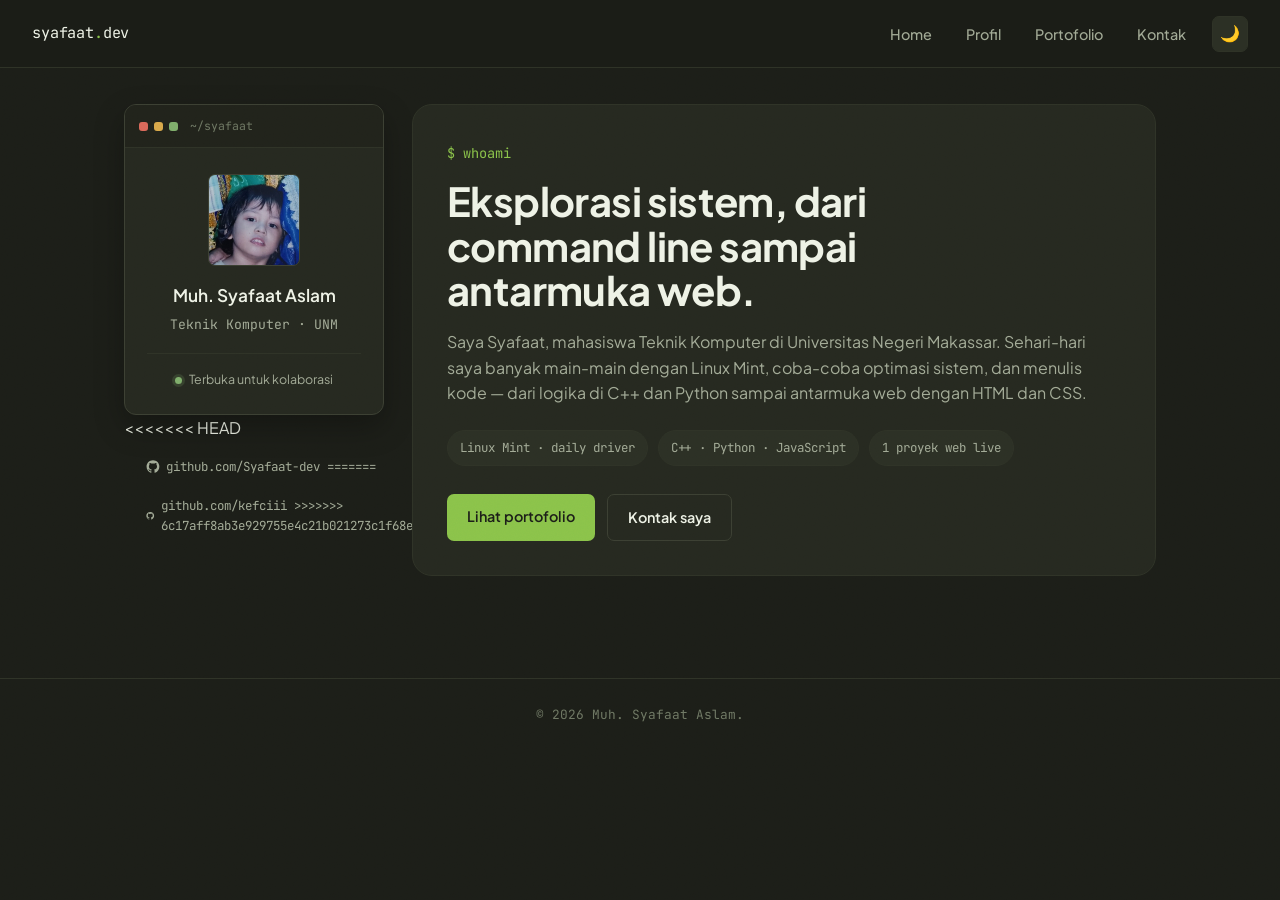
<file: index.html>
<!DOCTYPE html>
<html lang="id">
<head>
    <meta charset="UTF-8">
    <meta name="viewport" content="width=device-width, initial-scale=1.0">
    <title>Muh. Syafaat Aslam — Teknik Komputer UNM</title>
    <meta name="description" content="Portofolio Muh. Syafaat Aslam, mahasiswa Teknik Komputer Universitas Negeri Makassar. Fokus di Linux, pemrograman, dan pengembangan web.">
    <meta property="og:title" content="Muh. Syafaat Aslam — Portofolio">
    <meta property="og:description" content="Mahasiswa Teknik Komputer UNM. Linux, pemrograman, dan pengembangan web.">
    <meta name="theme-color" content="#16140f">
    <link rel="stylesheet" href="style.css" type="text/css">
</head>
<body>

    <a href="#rightcolumn" class="skip-link">Lewati ke konten utama</a>

    <nav id="menu">
        <a href="index.html" class="brand">syafaat<span>.</span>dev</a>
        <div class="nav-right">
        <ul class="nav-links">
            <li><a href="index.html">Home</a></li>
            <li><a href="profil.html">Profil</a></li>
            <li><a href="portofolio.html">Portofolio</a></li>
            <li><a href="kontak.html">Kontak</a></li>
        </ul>
        <button id="theme-toggle" class="theme-toggle-btn" type="button" aria-label="Ganti tema">🌙</button>
        </div>
    </nav>

    <div id="wrapper">
        <div id="leftcolumn">
            <aside class="profile-card">
                <div class="card-chrome">
                    <span class="dot red"></span>
                    <span class="dot yellow"></span>
                    <span class="dot green"></span>
                    <span class="chrome-label">~/syafaat</span>
                </div>
                <div class="profile-body">
                    <div class="avatar"><img src="foto_profil.jpg" alt="Foto Muh. Syafaat Aslam"></div>
                    <b>Muh. Syafaat Aslam</b>
                    <p class="infotext">Teknik Komputer · UNM</p>
                    <div class="status-row">
                        <span class="status-dot"></span>
                        <span>Terbuka untuk kolaborasi</span>
                    </div>
                </div>
            </aside>
<<<<<<< HEAD
            <a href="https://github.com/Syafaat-dev" target="_blank" rel="noopener noreferrer" class="sidebar-link" style="margin-left: 22px;">
                <svg viewBox="0 0 24 24" fill="currentColor" aria-hidden="true"><path d="M12 .5C5.73.5.98 5.24.98 11.52c0 4.84 3.14 8.94 7.49 10.39.55.1.75-.24.75-.53 0-.26-.01-1.13-.02-2.05-3.05.66-3.7-1.3-3.7-1.3-.5-1.27-1.22-1.6-1.22-1.6-.99-.68.08-.67.08-.67 1.1.08 1.68 1.13 1.68 1.13.98 1.67 2.56 1.19 3.19.91.1-.71.38-1.19.7-1.46-2.44-.28-5-1.22-5-5.43 0-1.2.43-2.18 1.13-2.94-.11-.28-.49-1.4.11-2.92 0 0 .92-.3 3.02 1.12a10.5 10.5 0 0 1 5.5 0c2.1-1.42 3.02-1.12 3.02-1.12.6 1.52.22 2.64.11 2.92.7.76 1.13 1.74 1.13 2.94 0 4.22-2.57 5.15-5.02 5.42.39.34.74 1 .74 2.03 0 1.47-.01 2.65-.01 3.01 0 .29.2.64.76.53 4.34-1.45 7.48-5.55 7.48-10.39C23.02 5.24 18.27.5 12 .5Z"/></svg>
                github.com/Syafaat-dev
=======
            <a href="https://github.com/Syafaat-dev" target="_blank" rel="noopener noreferrer" class="sidebar-link" style="margin-left: 22px;">
                <svg viewBox="0 0 24 24" fill="currentColor" aria-hidden="true"><path d="M12 .5C5.73.5.98 5.24.98 11.52c0 4.84 3.14 8.94 7.49 10.39.55.1.75-.24.75-.53 0-.26-.01-1.13-.02-2.05-3.05.66-3.7-1.3-3.7-1.3-.5-1.27-1.22-1.6-1.22-1.6-.99-.68.08-.67.08-.67 1.1.08 1.68 1.13 1.68 1.13.98 1.67 2.56 1.19 3.19.91.1-.71.38-1.19.7-1.46-2.44-.28-5-1.22-5-5.43 0-1.2.43-2.18 1.13-2.94-.11-.28-.49-1.4.11-2.92 0 0 .92-.3 3.02 1.12a10.5 10.5 0 0 1 5.5 0c2.1-1.42 3.02-1.12 3.02-1.12.6 1.52.22 2.64.11 2.92.7.76 1.13 1.74 1.13 2.94 0 4.22-2.57 5.15-5.02 5.42.39.34.74 1 .74 2.03 0 1.47-.01 2.65-.01 3.01 0 .29.2.64.76.53 4.34-1.45 7.48-5.55 7.48-10.39C23.02 5.24 18.27.5 12 .5Z"/></svg>
                github.com/kefciii
>>>>>>> 6c17aff8ab3e929755e4c21b021273c1f68eff7b
            </a>
        </div>

        <main id="rightcolumn" tabindex="-1">
            <div class="content-section">
                <span class="eyebrow" data-typing>$ whoami</span>
                <h1 class="headlines">Eksplorasi sistem, dari command line sampai antarmuka web.</h1>
                <p class="sublines">
                    Saya Syafaat, mahasiswa Teknik Komputer di Universitas Negeri Makassar. Sehari-hari saya banyak main-main dengan Linux Mint, coba-coba optimasi sistem, dan menulis kode — dari logika di C++ dan Python sampai antarmuka web dengan HTML dan CSS.
                </p>
                <div class="stat-row">
                    <span class="stat-chip">Linux Mint · daily driver</span>
                    <span class="stat-chip">C++ · Python · JavaScript</span>
                    <span class="stat-chip">1 proyek web live</span>
                </div>
                <div class="hero-actions">
                    <a href="portofolio.html" class="btn btn-primary">Lihat portofolio</a>
                    <a href="kontak.html" class="btn btn-ghost">Kontak saya</a>
                </div>
            </div>
        </main>
    </div>

    <div class="footer">
        © 2026 Muh. Syafaat Aslam.
    </div>

    <script src="script.js" defer></script>
</body>
</html>
</file>
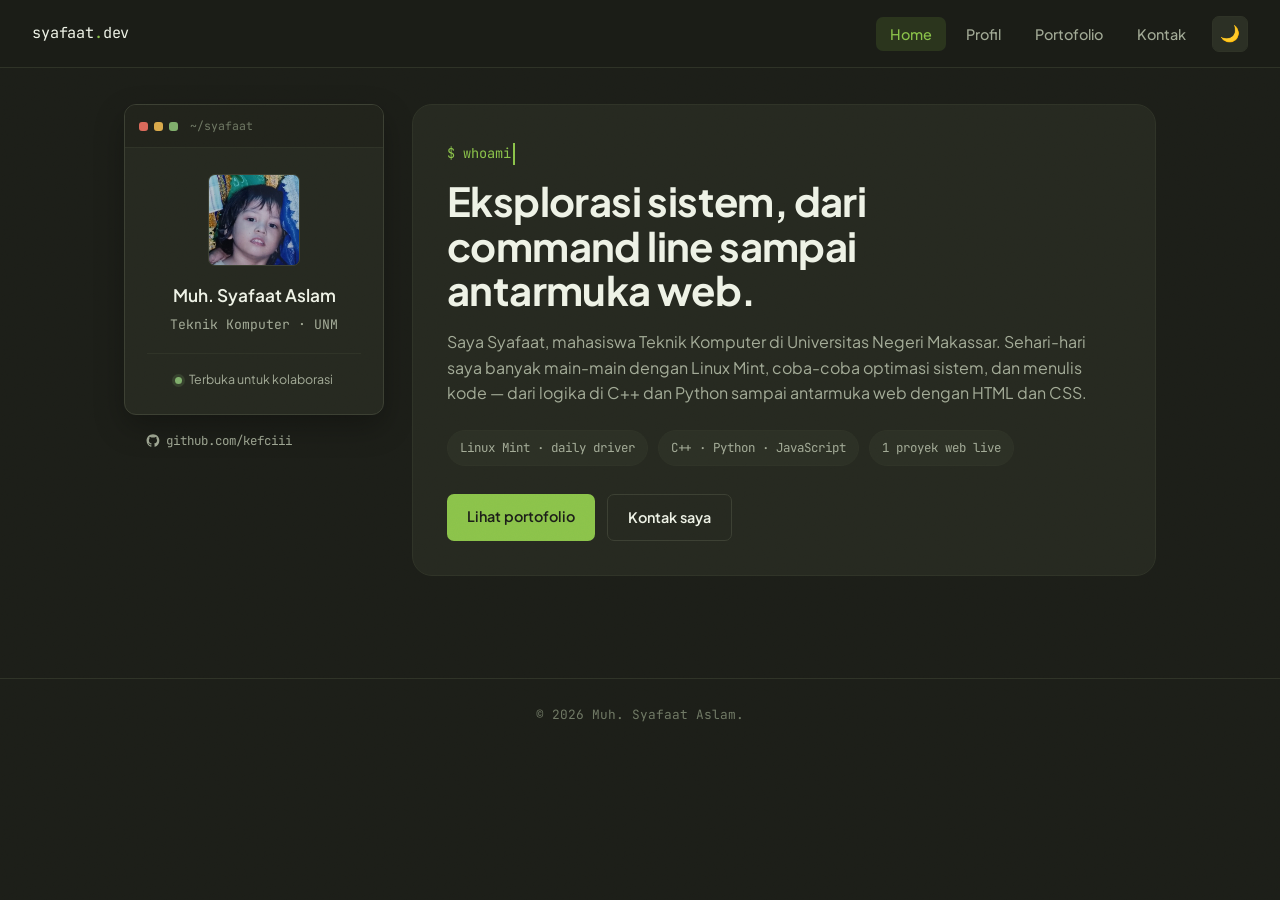
<file: files/index.html>
<!DOCTYPE html>
<html lang="id">
<head>
    <meta charset="UTF-8">
    <meta name="viewport" content="width=device-width, initial-scale=1.0">
    <title>Muh. Syafaat Aslam — Teknik Komputer UNM</title>
    <meta name="description" content="Portofolio Muh. Syafaat Aslam, mahasiswa Teknik Komputer Universitas Negeri Makassar. Fokus di Linux, pemrograman, dan pengembangan web.">
    <meta property="og:title" content="Muh. Syafaat Aslam — Portofolio">
    <meta property="og:description" content="Mahasiswa Teknik Komputer UNM. Linux, pemrograman, dan pengembangan web.">
    <meta name="theme-color" content="#16140f">
    <link rel="stylesheet" href="style.css" type="text/css">
</head>
<body>

    <a href="#rightcolumn" class="skip-link">Lewati ke konten utama</a>

    <nav id="menu">
        <a href="index.html" class="brand">syafaat<span>.</span>dev</a>
        <div class="nav-right">
        <ul class="nav-links">
            <li><a href="index.html">Home</a></li>
            <li><a href="profil.html">Profil</a></li>
            <li><a href="portofolio.html">Portofolio</a></li>
            <li><a href="kontak.html">Kontak</a></li>
        </ul>
        <button id="theme-toggle" class="theme-toggle-btn" type="button" aria-label="Ganti tema">🌙</button>
        </div>
    </nav>

    <div id="wrapper">
        <div id="leftcolumn">
            <aside class="profile-card">
                <div class="card-chrome">
                    <span class="dot red"></span>
                    <span class="dot yellow"></span>
                    <span class="dot green"></span>
                    <span class="chrome-label">~/syafaat</span>
                </div>
                <div class="profile-body">
                    <div class="avatar"><img src="foto_profil.jpg" alt="Foto Muh. Syafaat Aslam"></div>
                    <b>Muh. Syafaat Aslam</b>
                    <p class="infotext">Teknik Komputer · UNM</p>
                    <div class="status-row">
                        <span class="status-dot"></span>
                        <span>Terbuka untuk kolaborasi</span>
                    </div>
                </div>
            </aside>
            <a href="https://github.com/kefciii" target="_blank" rel="noopener noreferrer" class="sidebar-link" style="margin-left: 22px;">
                <svg viewBox="0 0 24 24" fill="currentColor" aria-hidden="true"><path d="M12 .5C5.73.5.98 5.24.98 11.52c0 4.84 3.14 8.94 7.49 10.39.55.1.75-.24.75-.53 0-.26-.01-1.13-.02-2.05-3.05.66-3.7-1.3-3.7-1.3-.5-1.27-1.22-1.6-1.22-1.6-.99-.68.08-.67.08-.67 1.1.08 1.68 1.13 1.68 1.13.98 1.67 2.56 1.19 3.19.91.1-.71.38-1.19.7-1.46-2.44-.28-5-1.22-5-5.43 0-1.2.43-2.18 1.13-2.94-.11-.28-.49-1.4.11-2.92 0 0 .92-.3 3.02 1.12a10.5 10.5 0 0 1 5.5 0c2.1-1.42 3.02-1.12 3.02-1.12.6 1.52.22 2.64.11 2.92.7.76 1.13 1.74 1.13 2.94 0 4.22-2.57 5.15-5.02 5.42.39.34.74 1 .74 2.03 0 1.47-.01 2.65-.01 3.01 0 .29.2.64.76.53 4.34-1.45 7.48-5.55 7.48-10.39C23.02 5.24 18.27.5 12 .5Z"/></svg>
                github.com/kefciii
            </a>
        </div>

        <main id="rightcolumn" tabindex="-1">
            <div class="content-section">
                <span class="eyebrow" data-typing>$ whoami</span>
                <h1 class="headlines">Eksplorasi sistem, dari command line sampai antarmuka web.</h1>
                <p class="sublines">
                    Saya Syafaat, mahasiswa Teknik Komputer di Universitas Negeri Makassar. Sehari-hari saya banyak main-main dengan Linux Mint, coba-coba optimasi sistem, dan menulis kode — dari logika di C++ dan Python sampai antarmuka web dengan HTML dan CSS.
                </p>
                <div class="stat-row">
                    <span class="stat-chip">Linux Mint · daily driver</span>
                    <span class="stat-chip">C++ · Python · JavaScript</span>
                    <span class="stat-chip">1 proyek web live</span>
                </div>
                <div class="hero-actions">
                    <a href="portofolio.html" class="btn btn-primary">Lihat portofolio</a>
                    <a href="kontak.html" class="btn btn-ghost">Kontak saya</a>
                </div>
            </div>
        </main>
    </div>

    <div class="footer">
        © 2026 Muh. Syafaat Aslam.
    </div>

    <script src="script.js" defer></script>
</body>
</html>
</file>
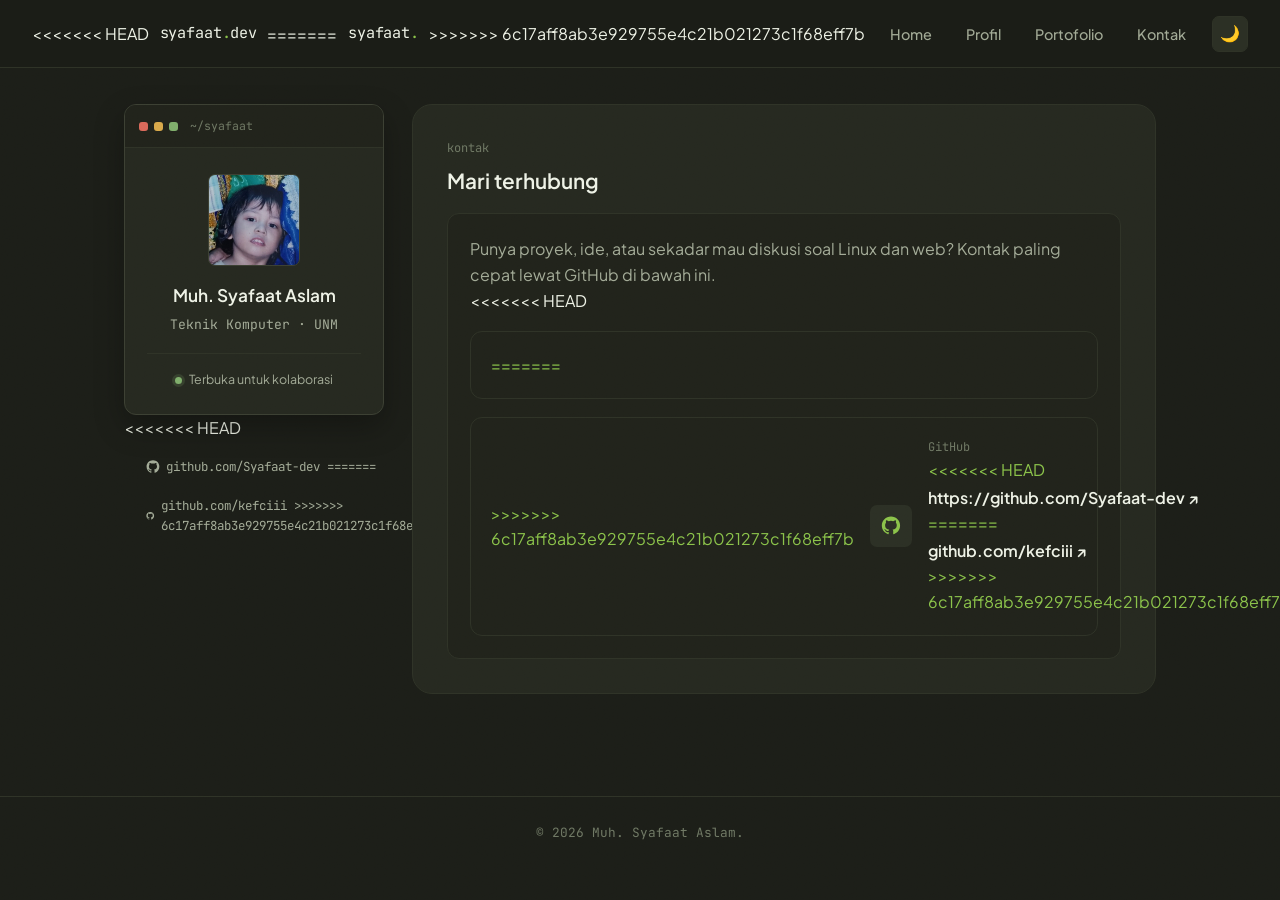
<file: kontak.html>
<!DOCTYPE html>
<html lang="id">
<head>
    <meta charset="UTF-8">
    <meta name="viewport" content="width=device-width, initial-scale=1.0">
    <title>Kontak — Muh. Syafaat Aslam</title>
    <meta name="description" content="Hubungi Muh. Syafaat Aslam, mahasiswa Teknik Komputer UNM, lewat GitHub.">
    <meta name="theme-color" content="#16140f">
    <link rel="icon" type="image/svg+xml" href="favicon.svg">
    <link rel="stylesheet" href="style.css" type="text/css">
</head>
<body>

    <a href="#rightcolumn" class="skip-link">Lewati ke konten utama</a>

    <nav id="menu">
<<<<<<< HEAD
        <a href="index.html" class="brand">syafaat<span>.</span>dev</a>
=======
        <a href="index.html" class="brand">syafaat<span>.</span></a>
>>>>>>> 6c17aff8ab3e929755e4c21b021273c1f68eff7b
        <div class="nav-right">
        <ul class="nav-links">
            <li><a href="index.html">Home</a></li>
            <li><a href="profil.html">Profil</a></li>
            <li><a href="portofolio.html">Portofolio</a></li>
            <li><a href="kontak.html">Kontak</a></li>
        </ul>
        <button id="theme-toggle" class="theme-toggle-btn" type="button" aria-label="Ganti tema">🌙</button>
        </div>
    </nav>

    <div id="wrapper">
        <div id="leftcolumn">
            <aside class="profile-card">
                <div class="card-chrome">
                    <span class="dot red"></span>
                    <span class="dot yellow"></span>
                    <span class="dot green"></span>
                    <span class="chrome-label">~/syafaat</span>
                </div>
                <div class="profile-body">
                    <div class="avatar"><img src="foto_profil.jpg" alt="Foto Muh. Syafaat Aslam"></div>
                    <b>Muh. Syafaat Aslam</b>
                    <p class="infotext">Teknik Komputer · UNM</p>
                    <div class="status-row">
                        <span class="status-dot"></span>
                        <span>Terbuka untuk kolaborasi</span>
                    </div>
                </div>
            </aside>
<<<<<<< HEAD
            <a href="https://github.com/Syafaat-dev" target="_blank" rel="noopener noreferrer" class="sidebar-link" style="margin-left: 22px;">
                <svg viewBox="0 0 24 24" fill="currentColor" aria-hidden="true"><path d="M12 .5C5.73.5.98 5.24.98 11.52c0 4.84 3.14 8.94 7.49 10.39.55.1.75-.24.75-.53 0-.26-.01-1.13-.02-2.05-3.05.66-3.7-1.3-3.7-1.3-.5-1.27-1.22-1.6-1.22-1.6-.99-.68.08-.67.08-.67 1.1.08 1.68 1.13 1.68 1.13.98 1.67 2.56 1.19 3.19.91.1-.71.38-1.19.7-1.46-2.44-.28-5-1.22-5-5.43 0-1.2.43-2.18 1.13-2.94-.11-.28-.49-1.4.11-2.92 0 0 .92-.3 3.02 1.12a10.5 10.5 0 0 1 5.5 0c2.1-1.42 3.02-1.12 3.02-1.12.6 1.52.22 2.64.11 2.92.7.76 1.13 1.74 1.13 2.94 0 4.22-2.57 5.15-5.02 5.42.39.34.74 1 .74 2.03 0 1.47-.01 2.65-.01 3.01 0 .29.2.64.76.53 4.34-1.45 7.48-5.55 7.48-10.39C23.02 5.24 18.27.5 12 .5Z"/></svg>
                github.com/Syafaat-dev
=======
            <a href="https://github.com/kefciii" target="_blank" rel="noopener noreferrer" class="sidebar-link" style="margin-left: 22px;">
                <svg viewBox="0 0 24 24" fill="currentColor" aria-hidden="true"><path d="M12 .5C5.73.5.98 5.24.98 11.52c0 4.84 3.14 8.94 7.49 10.39.55.1.75-.24.75-.53 0-.26-.01-1.13-.02-2.05-3.05.66-3.7-1.3-3.7-1.3-.5-1.27-1.22-1.6-1.22-1.6-.99-.68.08-.67.08-.67 1.1.08 1.68 1.13 1.68 1.13.98 1.67 2.56 1.19 3.19.91.1-.71.38-1.19.7-1.46-2.44-.28-5-1.22-5-5.43 0-1.2.43-2.18 1.13-2.94-.11-.28-.49-1.4.11-2.92 0 0 .92-.3 3.02 1.12a10.5 10.5 0 0 1 5.5 0c2.1-1.42 3.02-1.12 3.02-1.12.6 1.52.22 2.64.11 2.92.7.76 1.13 1.74 1.13 2.94 0 4.22-2.57 5.15-5.02 5.42.39.34.74 1 .74 2.03 0 1.47-.01 2.65-.01 3.01 0 .29.2.64.76.53 4.34-1.45 7.48-5.55 7.48-10.39C23.02 5.24 18.27.5 12 .5Z"/></svg>
                github.com/kefciii
>>>>>>> 6c17aff8ab3e929755e4c21b021273c1f68eff7b
            </a>
        </div>

        <main id="rightcolumn" tabindex="-1">
            <section id="kontak" class="content-section">
                <span class="section-kicker">kontak</span>
                <h2>Mari terhubung</h2>
                <div class="transparent-box">
                    <p>Punya proyek, ide, atau sekadar mau diskusi soal Linux dan web? Kontak paling cepat lewat GitHub di bawah ini.</p>

<<<<<<< HEAD
                    <a href="https://github.com/Syafaat-dev" target="_blank" class="contact-card">
=======
                    <a href="https://github.com/kefciii" target="_blank" class="contact-card">
>>>>>>> 6c17aff8ab3e929755e4c21b021273c1f68eff7b
                        <span class="contact-icon">
                            <svg viewBox="0 0 24 24" fill="currentColor" aria-hidden="true"><path d="M12 .5C5.73.5.98 5.24.98 11.52c0 4.84 3.14 8.94 7.49 10.39.55.1.75-.24.75-.53 0-.26-.01-1.13-.02-2.05-3.05.66-3.7-1.3-3.7-1.3-.5-1.27-1.22-1.6-1.22-1.6-.99-.68.08-.67.08-.67 1.1.08 1.68 1.13 1.68 1.13.98 1.67 2.56 1.19 3.19.91.1-.71.38-1.19.7-1.46-2.44-.28-5-1.22-5-5.43 0-1.2.43-2.18 1.13-2.94-.11-.28-.49-1.4.11-2.92 0 0 .92-.3 3.02 1.12a10.5 10.5 0 0 1 5.5 0c2.1-1.42 3.02-1.12 3.02-1.12.6 1.52.22 2.64.11 2.92.7.76 1.13 1.74 1.13 2.94 0 4.22-2.57 5.15-5.02 5.42.39.34.74 1 .74 2.03 0 1.47-.01 2.65-.01 3.01 0 .29.2.64.76.53 4.34-1.45 7.48-5.55 7.48-10.39C23.02 5.24 18.27.5 12 .5Z"/></svg>
                        </span>
                        <span class="contact-meta">
                            <span class="contact-label">GitHub</span>
<<<<<<< HEAD
                            <span class="contact-value">https://github.com/Syafaat-dev ↗</span>
=======
                            <span class="contact-value">github.com/kefciii ↗</span>
>>>>>>> 6c17aff8ab3e929755e4c21b021273c1f68eff7b
                        </span>
                    </a>
                </div>
            </section>
        </main>
    </div>

    <div class="footer">
        © 2026 Muh. Syafaat Aslam.
    </div>

    <script src="script.js" defer></script>
</body>
</html>
</file>
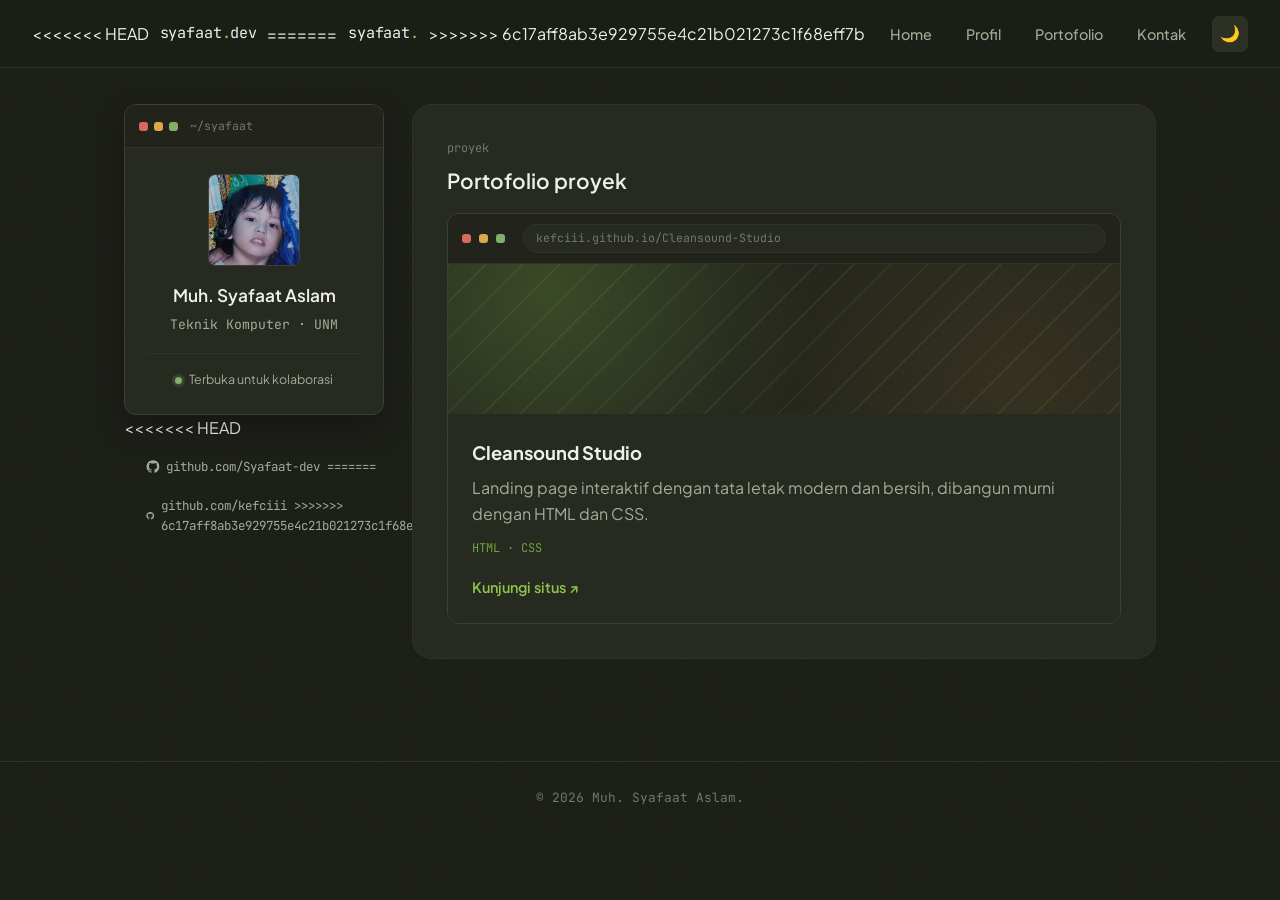
<file: portofolio.html>
<!DOCTYPE html>
<html lang="id">
<head>
    <meta charset="UTF-8">
    <meta name="viewport" content="width=device-width, initial-scale=1.0">
    <title>Portofolio — Muh. Syafaat Aslam</title>
    <meta name="description" content="Proyek web yang dikerjakan Muh. Syafaat Aslam, mahasiswa Teknik Komputer UNM.">
    <meta name="theme-color" content="#16140f">
    <link rel="icon" type="image/svg+xml" href="favicon.svg">
    <link rel="stylesheet" href="style.css" type="text/css">
</head>
<body>

    <a href="#rightcolumn" class="skip-link">Lewati ke konten utama</a>

    <nav id="menu">
<<<<<<< HEAD
        <a href="index.html" class="brand">syafaat<span>.</span>dev</a>
=======
        <a href="index.html" class="brand">syafaat<span>.</span></a>
>>>>>>> 6c17aff8ab3e929755e4c21b021273c1f68eff7b
        <div class="nav-right">
        <ul class="nav-links">
            <li><a href="index.html">Home</a></li>
            <li><a href="profil.html">Profil</a></li>
            <li><a href="portofolio.html">Portofolio</a></li>
            <li><a href="kontak.html">Kontak</a></li>
        </ul>
        <button id="theme-toggle" class="theme-toggle-btn" type="button" aria-label="Ganti tema">🌙</button>
        </div>
    </nav>

    <div id="wrapper">
        <div id="leftcolumn">
            <aside class="profile-card">
                <div class="card-chrome">
                    <span class="dot red"></span>
                    <span class="dot yellow"></span>
                    <span class="dot green"></span>
                    <span class="chrome-label">~/syafaat</span>
                </div>
                <div class="profile-body">
                    <div class="avatar"><img src="foto_profil.jpg" alt="Foto Muh. Syafaat Aslam"></div>
                    <b>Muh. Syafaat Aslam</b>
                    <p class="infotext">Teknik Komputer · UNM</p>
                    <div class="status-row">
                        <span class="status-dot"></span>
                        <span>Terbuka untuk kolaborasi</span>
                    </div>
                </div>
            </aside>
<<<<<<< HEAD
            <a href="https://github.com/Syafaat-dev" target="_blank" rel="noopener noreferrer" class="sidebar-link" style="margin-left: 22px;">
                <svg viewBox="0 0 24 24" fill="currentColor" aria-hidden="true"><path d="M12 .5C5.73.5.98 5.24.98 11.52c0 4.84 3.14 8.94 7.49 10.39.55.1.75-.24.75-.53 0-.26-.01-1.13-.02-2.05-3.05.66-3.7-1.3-3.7-1.3-.5-1.27-1.22-1.6-1.22-1.6-.99-.68.08-.67.08-.67 1.1.08 1.68 1.13 1.68 1.13.98 1.67 2.56 1.19 3.19.91.1-.71.38-1.19.7-1.46-2.44-.28-5-1.22-5-5.43 0-1.2.43-2.18 1.13-2.94-.11-.28-.49-1.4.11-2.92 0 0 .92-.3 3.02 1.12a10.5 10.5 0 0 1 5.5 0c2.1-1.42 3.02-1.12 3.02-1.12.6 1.52.22 2.64.11 2.92.7.76 1.13 1.74 1.13 2.94 0 4.22-2.57 5.15-5.02 5.42.39.34.74 1 .74 2.03 0 1.47-.01 2.65-.01 3.01 0 .29.2.64.76.53 4.34-1.45 7.48-5.55 7.48-10.39C23.02 5.24 18.27.5 12 .5Z"/></svg>
                github.com/Syafaat-dev
=======
            <a href="https://github.com/kefciii" target="_blank" rel="noopener noreferrer" class="sidebar-link" style="margin-left: 22px;">
                <svg viewBox="0 0 24 24" fill="currentColor" aria-hidden="true"><path d="M12 .5C5.73.5.98 5.24.98 11.52c0 4.84 3.14 8.94 7.49 10.39.55.1.75-.24.75-.53 0-.26-.01-1.13-.02-2.05-3.05.66-3.7-1.3-3.7-1.3-.5-1.27-1.22-1.6-1.22-1.6-.99-.68.08-.67.08-.67 1.1.08 1.68 1.13 1.68 1.13.98 1.67 2.56 1.19 3.19.91.1-.71.38-1.19.7-1.46-2.44-.28-5-1.22-5-5.43 0-1.2.43-2.18 1.13-2.94-.11-.28-.49-1.4.11-2.92 0 0 .92-.3 3.02 1.12a10.5 10.5 0 0 1 5.5 0c2.1-1.42 3.02-1.12 3.02-1.12.6 1.52.22 2.64.11 2.92.7.76 1.13 1.74 1.13 2.94 0 4.22-2.57 5.15-5.02 5.42.39.34.74 1 .74 2.03 0 1.47-.01 2.65-.01 3.01 0 .29.2.64.76.53 4.34-1.45 7.48-5.55 7.48-10.39C23.02 5.24 18.27.5 12 .5Z"/></svg>
                github.com/kefciii
>>>>>>> 6c17aff8ab3e929755e4c21b021273c1f68eff7b
            </a>
        </div>

        <main id="rightcolumn" tabindex="-1">
            <section id="web" class="content-section">
                <span class="section-kicker">proyek</span>
                <h2>Portofolio proyek</h2>

                <article class="project-window">
                    <div class="window-bar">
                        <span class="dot red"></span>
                        <span class="dot yellow"></span>
                        <span class="dot green"></span>
                        <span class="url-pill">kefciii.github.io/Cleansound-Studio</span>
                    </div>
                    <div class="window-preview" aria-hidden="true"></div>
                    <div class="window-body">
                        <h3>Cleansound Studio</h3>
                        <p>Landing page interaktif dengan tata letak modern dan bersih, dibangun murni dengan HTML dan CSS.</p>
                        <span class="tech-line">HTML · CSS</span>
                        <a href="https://kefciii.github.io/Cleansound-Studio/" target="_blank" class="window-link">Kunjungi situs ↗</a>
                    </div>
                </article>
            </section>
        </main>
    </div>

    <div class="footer">
        © 2026 Muh. Syafaat Aslam.
    </div>

    <script src="script.js" defer></script>
</body>
</html>
</file>
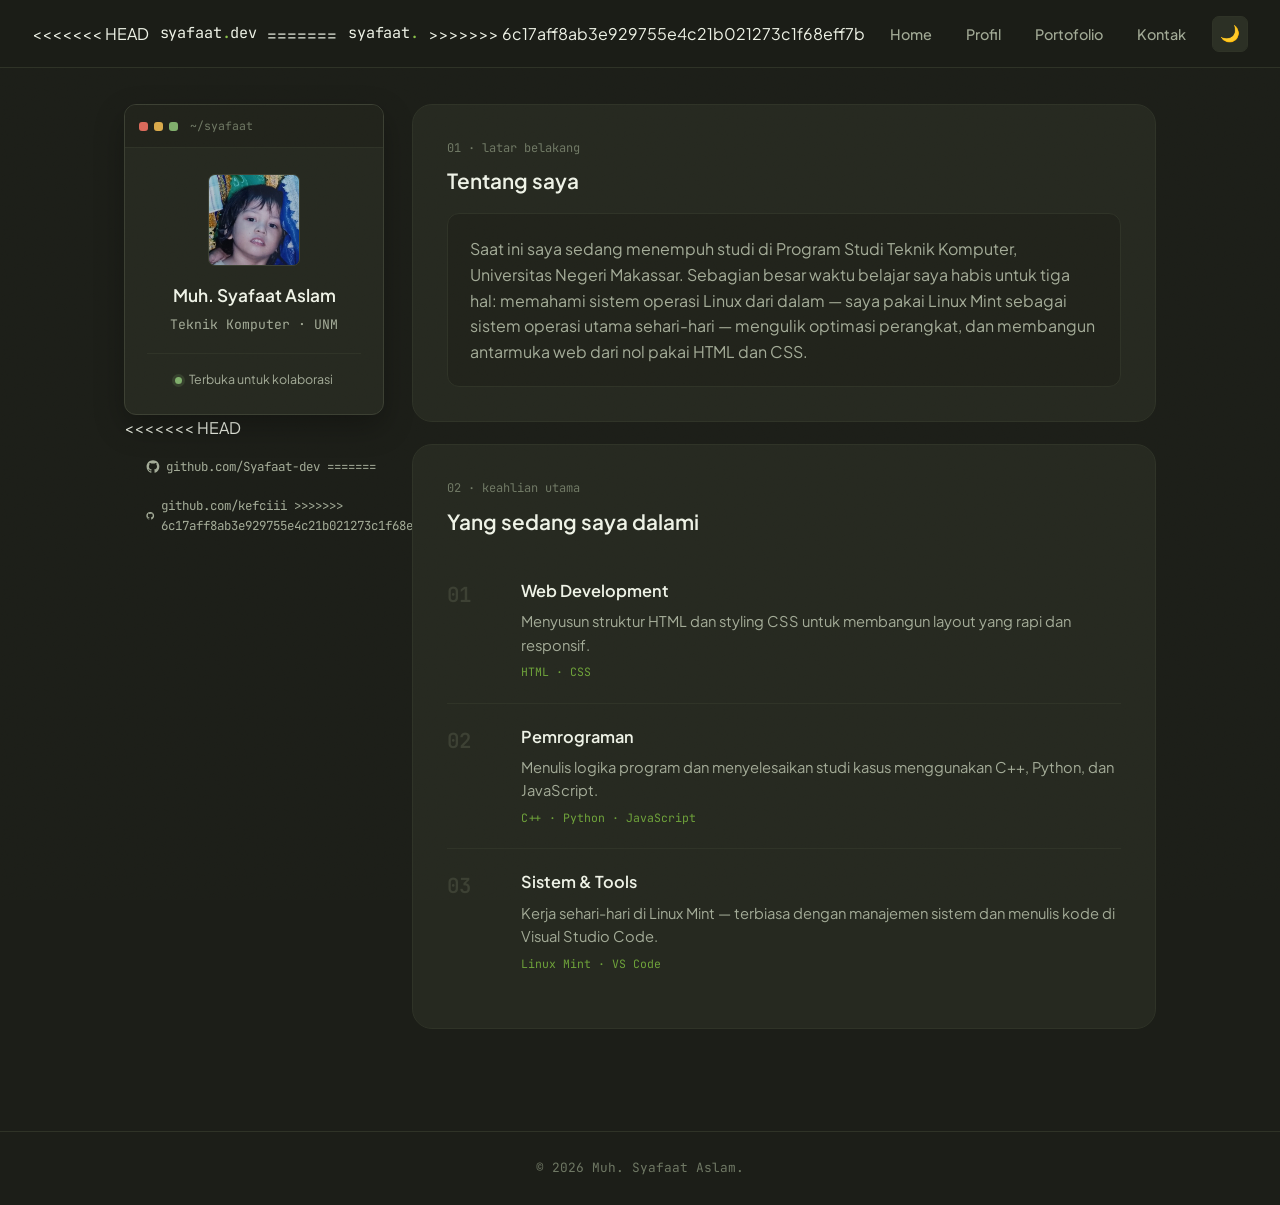
<file: profil.html>
<!DOCTYPE html>
<html lang="id">
<head>
    <meta charset="UTF-8">
    <meta name="viewport" content="width=device-width, initial-scale=1.0">
    <title>Profil — Muh. Syafaat Aslam</title>
    <meta name="description" content="Profil dan keahlian Muh. Syafaat Aslam, mahasiswa Teknik Komputer UNM: web development, pemrograman, dan sistem Linux.">
    <meta name="theme-color" content="#16140f">
    <link rel="icon" type="image/svg+xml" href="favicon.svg">
    <link rel="stylesheet" href="style.css" type="text/css">
</head>
<body>

    <a href="#rightcolumn" class="skip-link">Lewati ke konten utama</a>

    <nav id="menu">
<<<<<<< HEAD
        <a href="index.html" class="brand">syafaat<span>.</span>dev</a>
=======
        <a href="index.html" class="brand">syafaat<span>.</span></a>
>>>>>>> 6c17aff8ab3e929755e4c21b021273c1f68eff7b
        <div class="nav-right">
        <ul class="nav-links">
            <li><a href="index.html">Home</a></li>
            <li><a href="profil.html">Profil</a></li>
            <li><a href="portofolio.html">Portofolio</a></li>
            <li><a href="kontak.html">Kontak</a></li>
        </ul>
        <button id="theme-toggle" class="theme-toggle-btn" type="button" aria-label="Ganti tema">🌙</button>
        </div>
    </nav>

    <div id="wrapper">
        <div id="leftcolumn">
            <aside class="profile-card">
                <div class="card-chrome">
                    <span class="dot red"></span>
                    <span class="dot yellow"></span>
                    <span class="dot green"></span>
                    <span class="chrome-label">~/syafaat</span>
                </div>
                <div class="profile-body">
                    <div class="avatar"><img src="foto_profil.jpg" alt="Foto Muh. Syafaat Aslam"></div>
                    <b>Muh. Syafaat Aslam</b>
                    <p class="infotext">Teknik Komputer · UNM</p>
                    <div class="status-row">
                        <span class="status-dot"></span>
                        <span>Terbuka untuk kolaborasi</span>
                    </div>
                </div>
            </aside>
<<<<<<< HEAD
            <a href="https://github.com/Syafaat-dev" target="_blank" rel="noopener noreferrer" class="sidebar-link" style="margin-left: 22px;">
                <svg viewBox="0 0 24 24" fill="currentColor" aria-hidden="true"><path d="M12 .5C5.73.5.98 5.24.98 11.52c0 4.84 3.14 8.94 7.49 10.39.55.1.75-.24.75-.53 0-.26-.01-1.13-.02-2.05-3.05.66-3.7-1.3-3.7-1.3-.5-1.27-1.22-1.6-1.22-1.6-.99-.68.08-.67.08-.67 1.1.08 1.68 1.13 1.68 1.13.98 1.67 2.56 1.19 3.19.91.1-.71.38-1.19.7-1.46-2.44-.28-5-1.22-5-5.43 0-1.2.43-2.18 1.13-2.94-.11-.28-.49-1.4.11-2.92 0 0 .92-.3 3.02 1.12a10.5 10.5 0 0 1 5.5 0c2.1-1.42 3.02-1.12 3.02-1.12.6 1.52.22 2.64.11 2.92.7.76 1.13 1.74 1.13 2.94 0 4.22-2.57 5.15-5.02 5.42.39.34.74 1 .74 2.03 0 1.47-.01 2.65-.01 3.01 0 .29.2.64.76.53 4.34-1.45 7.48-5.55 7.48-10.39C23.02 5.24 18.27.5 12 .5Z"/></svg>
                github.com/Syafaat-dev
=======
            <a href="https://github.com/kefciii" target="_blank" rel="noopener noreferrer" class="sidebar-link" style="margin-left: 22px;">
                <svg viewBox="0 0 24 24" fill="currentColor" aria-hidden="true"><path d="M12 .5C5.73.5.98 5.24.98 11.52c0 4.84 3.14 8.94 7.49 10.39.55.1.75-.24.75-.53 0-.26-.01-1.13-.02-2.05-3.05.66-3.7-1.3-3.7-1.3-.5-1.27-1.22-1.6-1.22-1.6-.99-.68.08-.67.08-.67 1.1.08 1.68 1.13 1.68 1.13.98 1.67 2.56 1.19 3.19.91.1-.71.38-1.19.7-1.46-2.44-.28-5-1.22-5-5.43 0-1.2.43-2.18 1.13-2.94-.11-.28-.49-1.4.11-2.92 0 0 .92-.3 3.02 1.12a10.5 10.5 0 0 1 5.5 0c2.1-1.42 3.02-1.12 3.02-1.12.6 1.52.22 2.64.11 2.92.7.76 1.13 1.74 1.13 2.94 0 4.22-2.57 5.15-5.02 5.42.39.34.74 1 .74 2.03 0 1.47-.01 2.65-.01 3.01 0 .29.2.64.76.53 4.34-1.45 7.48-5.55 7.48-10.39C23.02 5.24 18.27.5 12 .5Z"/></svg>
                github.com/kefciii
>>>>>>> 6c17aff8ab3e929755e4c21b021273c1f68eff7b
            </a>
        </div>

        <main id="rightcolumn" tabindex="-1">
            <section id="tentang" class="content-section">
                <span class="section-kicker">01 · latar belakang</span>
                <h2>Tentang saya</h2>
                <div class="transparent-box">
                    <p>
                        Saat ini saya sedang menempuh studi di Program Studi Teknik Komputer, Universitas Negeri Makassar. Sebagian besar waktu belajar saya habis untuk tiga hal: memahami sistem operasi Linux dari dalam — saya pakai Linux Mint sebagai sistem operasi utama sehari-hari — mengulik optimasi perangkat, dan membangun antarmuka web dari nol pakai HTML dan CSS.
                    </p>
                </div>
            </section>

            <section id="keahlian" class="content-section">
                <span class="section-kicker">02 · keahlian utama</span>
                <h2>Yang sedang saya dalami</h2>
                <div class="skill-list">
                    <div class="skill-row">
                        <span class="skill-num">01</span>
                        <div>
                            <h3>Web Development</h3>
                            <p>Menyusun struktur HTML dan styling CSS untuk membangun layout yang rapi dan responsif.</p>
                            <span class="skill-tags">HTML · CSS</span>
                        </div>
                    </div>
                    <div class="skill-row">
                        <span class="skill-num">02</span>
                        <div>
                            <h3>Pemrograman</h3>
                            <p>Menulis logika program dan menyelesaikan studi kasus menggunakan C++, Python, dan JavaScript.</p>
                            <span class="skill-tags">C++ · Python · JavaScript</span>
                        </div>
                    </div>
                    <div class="skill-row">
                        <span class="skill-num">03</span>
                        <div>
                            <h3>Sistem &amp; Tools</h3>
                            <p>Kerja sehari-hari di Linux Mint — terbiasa dengan manajemen sistem dan menulis kode di Visual Studio Code.</p>
                            <span class="skill-tags">Linux Mint · VS Code</span>
                        </div>
                    </div>
                </div>
            </section>
        </main>
    </div>

    <div class="footer">
        © 2026 Muh. Syafaat Aslam.
    </div>

    <script src="script.js" defer></script>
</body>
</html>
</file>
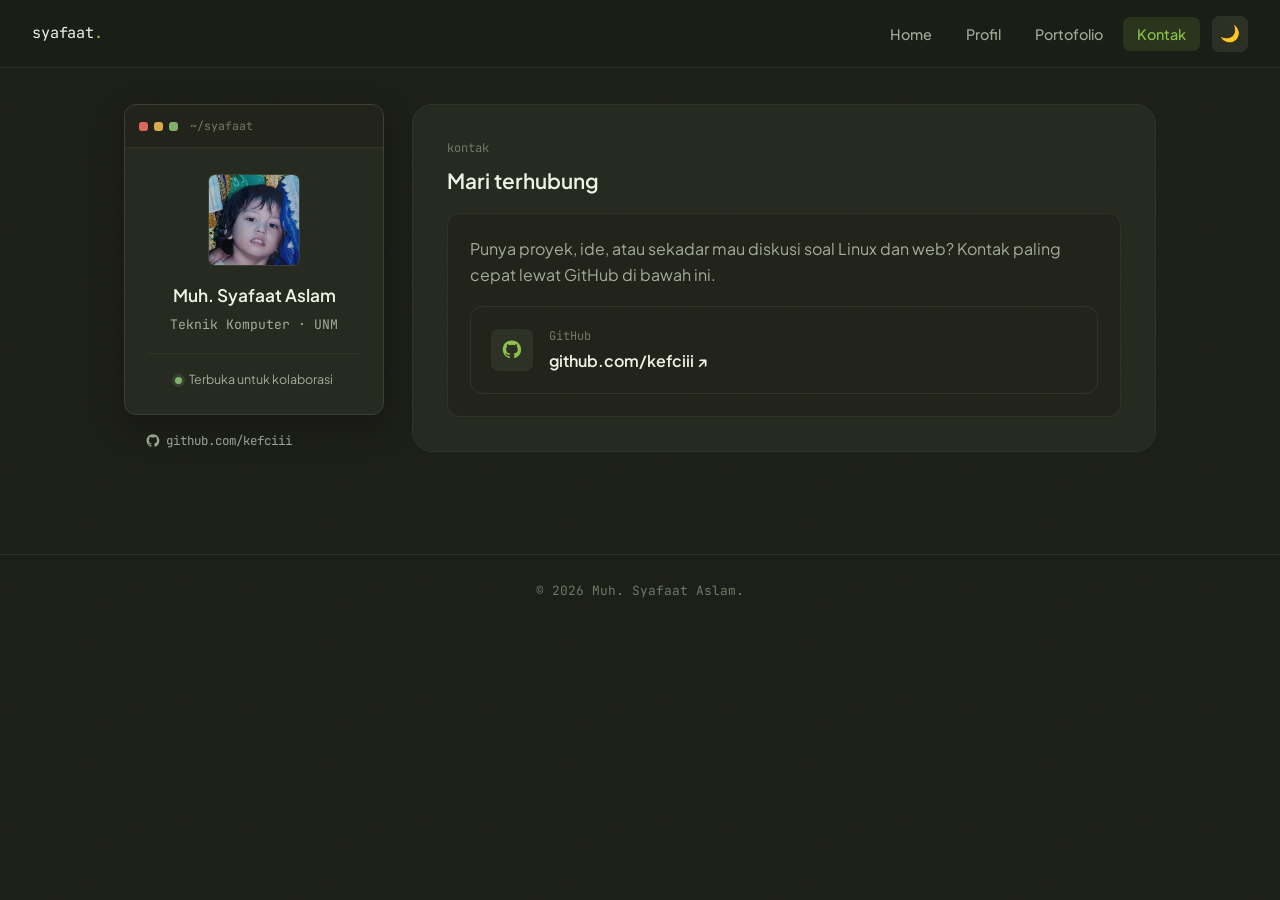
<file: files/kontak.html>
<!DOCTYPE html>
<html lang="id">
<head>
    <meta charset="UTF-8">
    <meta name="viewport" content="width=device-width, initial-scale=1.0">
    <title>Kontak — Muh. Syafaat Aslam</title>
    <meta name="description" content="Hubungi Muh. Syafaat Aslam, mahasiswa Teknik Komputer UNM, lewat GitHub.">
    <meta name="theme-color" content="#16140f">
    <link rel="icon" type="image/svg+xml" href="favicon.svg">
    <link rel="stylesheet" href="style.css" type="text/css">
</head>
<body>

    <a href="#rightcolumn" class="skip-link">Lewati ke konten utama</a>

    <nav id="menu">
        <a href="index.html" class="brand">syafaat<span>.</span></a>
        <div class="nav-right">
        <ul class="nav-links">
            <li><a href="index.html">Home</a></li>
            <li><a href="profil.html">Profil</a></li>
            <li><a href="portofolio.html">Portofolio</a></li>
            <li><a href="kontak.html">Kontak</a></li>
        </ul>
        <button id="theme-toggle" class="theme-toggle-btn" type="button" aria-label="Ganti tema">🌙</button>
        </div>
    </nav>

    <div id="wrapper">
        <div id="leftcolumn">
            <aside class="profile-card">
                <div class="card-chrome">
                    <span class="dot red"></span>
                    <span class="dot yellow"></span>
                    <span class="dot green"></span>
                    <span class="chrome-label">~/syafaat</span>
                </div>
                <div class="profile-body">
                    <div class="avatar"><img src="foto_profil.jpg" alt="Foto Muh. Syafaat Aslam"></div>
                    <b>Muh. Syafaat Aslam</b>
                    <p class="infotext">Teknik Komputer · UNM</p>
                    <div class="status-row">
                        <span class="status-dot"></span>
                        <span>Terbuka untuk kolaborasi</span>
                    </div>
                </div>
            </aside>
            <a href="https://github.com/kefciii" target="_blank" rel="noopener noreferrer" class="sidebar-link" style="margin-left: 22px;">
                <svg viewBox="0 0 24 24" fill="currentColor" aria-hidden="true"><path d="M12 .5C5.73.5.98 5.24.98 11.52c0 4.84 3.14 8.94 7.49 10.39.55.1.75-.24.75-.53 0-.26-.01-1.13-.02-2.05-3.05.66-3.7-1.3-3.7-1.3-.5-1.27-1.22-1.6-1.22-1.6-.99-.68.08-.67.08-.67 1.1.08 1.68 1.13 1.68 1.13.98 1.67 2.56 1.19 3.19.91.1-.71.38-1.19.7-1.46-2.44-.28-5-1.22-5-5.43 0-1.2.43-2.18 1.13-2.94-.11-.28-.49-1.4.11-2.92 0 0 .92-.3 3.02 1.12a10.5 10.5 0 0 1 5.5 0c2.1-1.42 3.02-1.12 3.02-1.12.6 1.52.22 2.64.11 2.92.7.76 1.13 1.74 1.13 2.94 0 4.22-2.57 5.15-5.02 5.42.39.34.74 1 .74 2.03 0 1.47-.01 2.65-.01 3.01 0 .29.2.64.76.53 4.34-1.45 7.48-5.55 7.48-10.39C23.02 5.24 18.27.5 12 .5Z"/></svg>
                github.com/kefciii
            </a>
        </div>

        <main id="rightcolumn" tabindex="-1">
            <section id="kontak" class="content-section">
                <span class="section-kicker">kontak</span>
                <h2>Mari terhubung</h2>
                <div class="transparent-box">
                    <p>Punya proyek, ide, atau sekadar mau diskusi soal Linux dan web? Kontak paling cepat lewat GitHub di bawah ini.</p>

                    <a href="https://github.com/kefciii" target="_blank" class="contact-card">
                        <span class="contact-icon">
                            <svg viewBox="0 0 24 24" fill="currentColor" aria-hidden="true"><path d="M12 .5C5.73.5.98 5.24.98 11.52c0 4.84 3.14 8.94 7.49 10.39.55.1.75-.24.75-.53 0-.26-.01-1.13-.02-2.05-3.05.66-3.7-1.3-3.7-1.3-.5-1.27-1.22-1.6-1.22-1.6-.99-.68.08-.67.08-.67 1.1.08 1.68 1.13 1.68 1.13.98 1.67 2.56 1.19 3.19.91.1-.71.38-1.19.7-1.46-2.44-.28-5-1.22-5-5.43 0-1.2.43-2.18 1.13-2.94-.11-.28-.49-1.4.11-2.92 0 0 .92-.3 3.02 1.12a10.5 10.5 0 0 1 5.5 0c2.1-1.42 3.02-1.12 3.02-1.12.6 1.52.22 2.64.11 2.92.7.76 1.13 1.74 1.13 2.94 0 4.22-2.57 5.15-5.02 5.42.39.34.74 1 .74 2.03 0 1.47-.01 2.65-.01 3.01 0 .29.2.64.76.53 4.34-1.45 7.48-5.55 7.48-10.39C23.02 5.24 18.27.5 12 .5Z"/></svg>
                        </span>
                        <span class="contact-meta">
                            <span class="contact-label">GitHub</span>
                            <span class="contact-value">github.com/kefciii ↗</span>
                        </span>
                    </a>
                </div>
            </section>
        </main>
    </div>

    <div class="footer">
        © 2026 Muh. Syafaat Aslam.
    </div>

    <script src="script.js" defer></script>
</body>
</html>
</file>
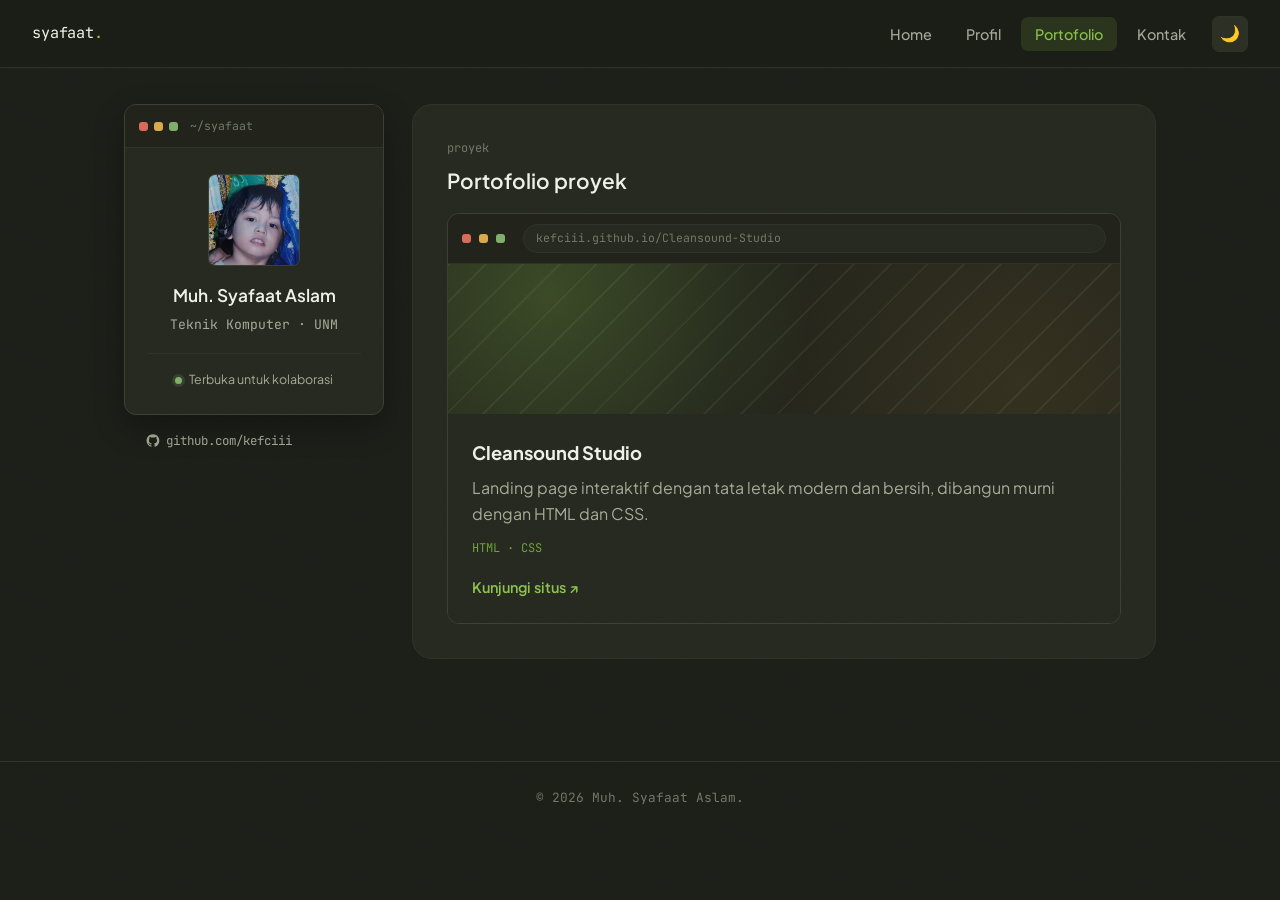
<file: files/portofolio.html>
<!DOCTYPE html>
<html lang="id">
<head>
    <meta charset="UTF-8">
    <meta name="viewport" content="width=device-width, initial-scale=1.0">
    <title>Portofolio — Muh. Syafaat Aslam</title>
    <meta name="description" content="Proyek web yang dikerjakan Muh. Syafaat Aslam, mahasiswa Teknik Komputer UNM.">
    <meta name="theme-color" content="#16140f">
    <link rel="icon" type="image/svg+xml" href="favicon.svg">
    <link rel="stylesheet" href="style.css" type="text/css">
</head>
<body>

    <a href="#rightcolumn" class="skip-link">Lewati ke konten utama</a>

    <nav id="menu">
        <a href="index.html" class="brand">syafaat<span>.</span></a>
        <div class="nav-right">
        <ul class="nav-links">
            <li><a href="index.html">Home</a></li>
            <li><a href="profil.html">Profil</a></li>
            <li><a href="portofolio.html">Portofolio</a></li>
            <li><a href="kontak.html">Kontak</a></li>
        </ul>
        <button id="theme-toggle" class="theme-toggle-btn" type="button" aria-label="Ganti tema">🌙</button>
        </div>
    </nav>

    <div id="wrapper">
        <div id="leftcolumn">
            <aside class="profile-card">
                <div class="card-chrome">
                    <span class="dot red"></span>
                    <span class="dot yellow"></span>
                    <span class="dot green"></span>
                    <span class="chrome-label">~/syafaat</span>
                </div>
                <div class="profile-body">
                    <div class="avatar"><img src="foto_profil.jpg" alt="Foto Muh. Syafaat Aslam"></div>
                    <b>Muh. Syafaat Aslam</b>
                    <p class="infotext">Teknik Komputer · UNM</p>
                    <div class="status-row">
                        <span class="status-dot"></span>
                        <span>Terbuka untuk kolaborasi</span>
                    </div>
                </div>
            </aside>
            <a href="https://github.com/kefciii" target="_blank" rel="noopener noreferrer" class="sidebar-link" style="margin-left: 22px;">
                <svg viewBox="0 0 24 24" fill="currentColor" aria-hidden="true"><path d="M12 .5C5.73.5.98 5.24.98 11.52c0 4.84 3.14 8.94 7.49 10.39.55.1.75-.24.75-.53 0-.26-.01-1.13-.02-2.05-3.05.66-3.7-1.3-3.7-1.3-.5-1.27-1.22-1.6-1.22-1.6-.99-.68.08-.67.08-.67 1.1.08 1.68 1.13 1.68 1.13.98 1.67 2.56 1.19 3.19.91.1-.71.38-1.19.7-1.46-2.44-.28-5-1.22-5-5.43 0-1.2.43-2.18 1.13-2.94-.11-.28-.49-1.4.11-2.92 0 0 .92-.3 3.02 1.12a10.5 10.5 0 0 1 5.5 0c2.1-1.42 3.02-1.12 3.02-1.12.6 1.52.22 2.64.11 2.92.7.76 1.13 1.74 1.13 2.94 0 4.22-2.57 5.15-5.02 5.42.39.34.74 1 .74 2.03 0 1.47-.01 2.65-.01 3.01 0 .29.2.64.76.53 4.34-1.45 7.48-5.55 7.48-10.39C23.02 5.24 18.27.5 12 .5Z"/></svg>
                github.com/kefciii
            </a>
        </div>

        <main id="rightcolumn" tabindex="-1">
            <section id="web" class="content-section">
                <span class="section-kicker">proyek</span>
                <h2>Portofolio proyek</h2>

                <article class="project-window">
                    <div class="window-bar">
                        <span class="dot red"></span>
                        <span class="dot yellow"></span>
                        <span class="dot green"></span>
                        <span class="url-pill">kefciii.github.io/Cleansound-Studio</span>
                    </div>
                    <div class="window-preview" aria-hidden="true"></div>
                    <div class="window-body">
                        <h3>Cleansound Studio</h3>
                        <p>Landing page interaktif dengan tata letak modern dan bersih, dibangun murni dengan HTML dan CSS.</p>
                        <span class="tech-line">HTML · CSS</span>
                        <a href="https://kefciii.github.io/Cleansound-Studio/" target="_blank" class="window-link">Kunjungi situs ↗</a>
                    </div>
                </article>
            </section>
        </main>
    </div>

    <div class="footer">
        © 2026 Muh. Syafaat Aslam.
    </div>

    <script src="script.js" defer></script>
</body>
</html>
</file>
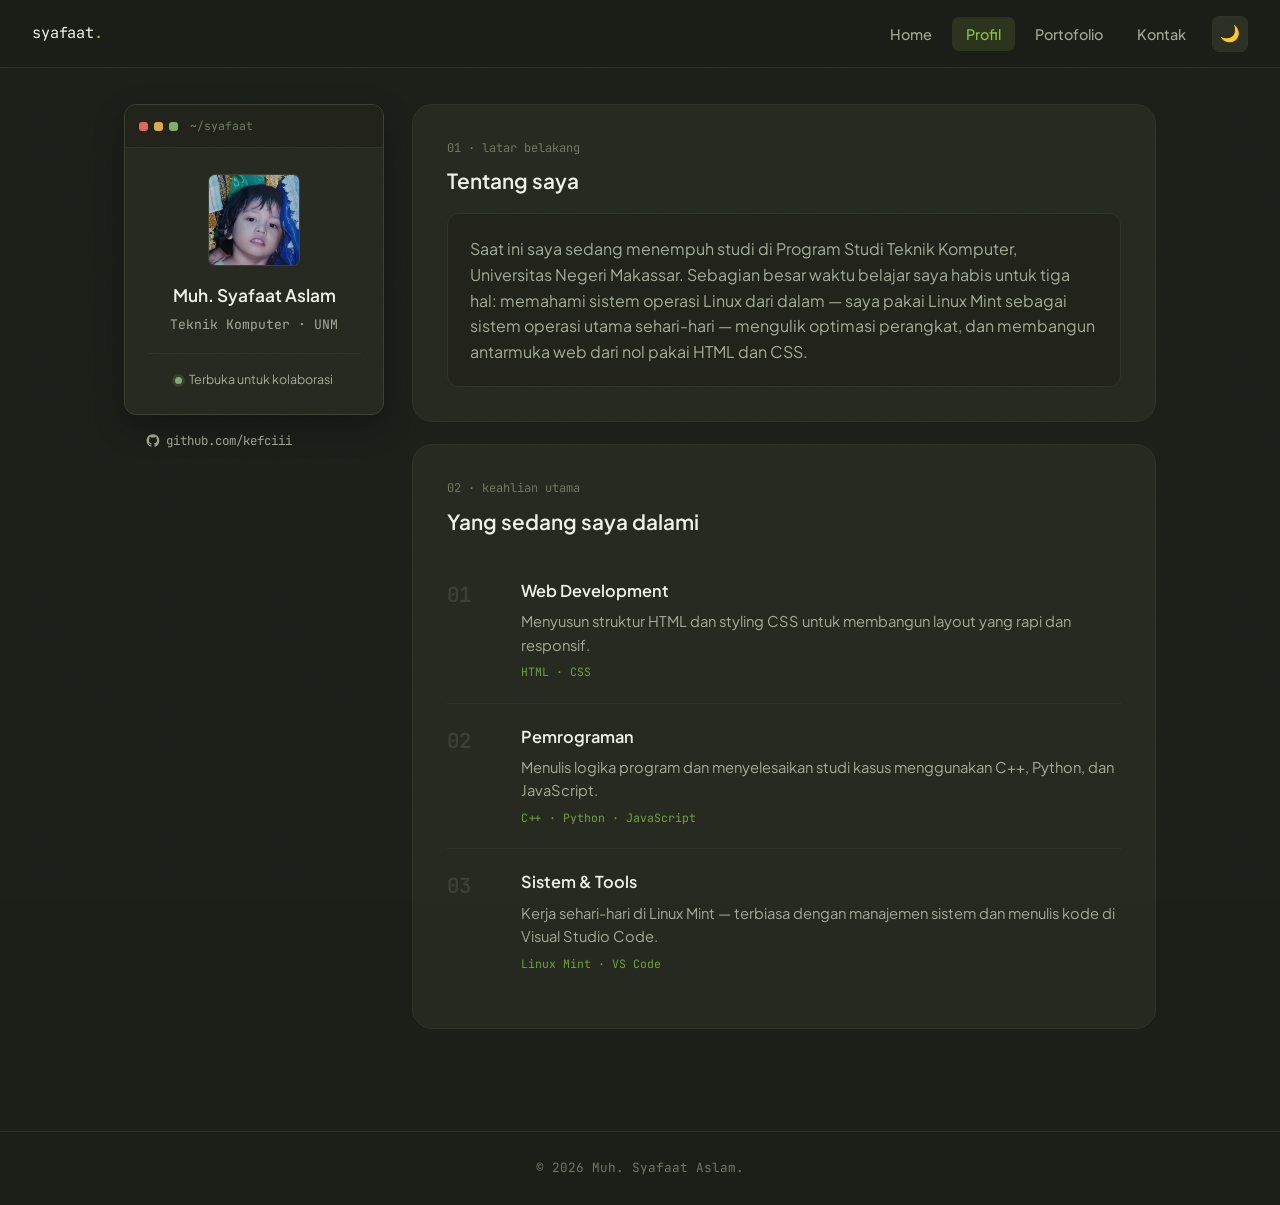
<file: files/profil.html>
<!DOCTYPE html>
<html lang="id">
<head>
    <meta charset="UTF-8">
    <meta name="viewport" content="width=device-width, initial-scale=1.0">
    <title>Profil — Muh. Syafaat Aslam</title>
    <meta name="description" content="Profil dan keahlian Muh. Syafaat Aslam, mahasiswa Teknik Komputer UNM: web development, pemrograman, dan sistem Linux.">
    <meta name="theme-color" content="#16140f">
    <link rel="icon" type="image/svg+xml" href="favicon.svg">
    <link rel="stylesheet" href="style.css" type="text/css">
</head>
<body>

    <a href="#rightcolumn" class="skip-link">Lewati ke konten utama</a>

    <nav id="menu">
        <a href="index.html" class="brand">syafaat<span>.</span></a>
        <div class="nav-right">
        <ul class="nav-links">
            <li><a href="index.html">Home</a></li>
            <li><a href="profil.html">Profil</a></li>
            <li><a href="portofolio.html">Portofolio</a></li>
            <li><a href="kontak.html">Kontak</a></li>
        </ul>
        <button id="theme-toggle" class="theme-toggle-btn" type="button" aria-label="Ganti tema">🌙</button>
        </div>
    </nav>

    <div id="wrapper">
        <div id="leftcolumn">
            <aside class="profile-card">
                <div class="card-chrome">
                    <span class="dot red"></span>
                    <span class="dot yellow"></span>
                    <span class="dot green"></span>
                    <span class="chrome-label">~/syafaat</span>
                </div>
                <div class="profile-body">
                    <div class="avatar"><img src="foto_profil.jpg" alt="Foto Muh. Syafaat Aslam"></div>
                    <b>Muh. Syafaat Aslam</b>
                    <p class="infotext">Teknik Komputer · UNM</p>
                    <div class="status-row">
                        <span class="status-dot"></span>
                        <span>Terbuka untuk kolaborasi</span>
                    </div>
                </div>
            </aside>
            <a href="https://github.com/kefciii" target="_blank" rel="noopener noreferrer" class="sidebar-link" style="margin-left: 22px;">
                <svg viewBox="0 0 24 24" fill="currentColor" aria-hidden="true"><path d="M12 .5C5.73.5.98 5.24.98 11.52c0 4.84 3.14 8.94 7.49 10.39.55.1.75-.24.75-.53 0-.26-.01-1.13-.02-2.05-3.05.66-3.7-1.3-3.7-1.3-.5-1.27-1.22-1.6-1.22-1.6-.99-.68.08-.67.08-.67 1.1.08 1.68 1.13 1.68 1.13.98 1.67 2.56 1.19 3.19.91.1-.71.38-1.19.7-1.46-2.44-.28-5-1.22-5-5.43 0-1.2.43-2.18 1.13-2.94-.11-.28-.49-1.4.11-2.92 0 0 .92-.3 3.02 1.12a10.5 10.5 0 0 1 5.5 0c2.1-1.42 3.02-1.12 3.02-1.12.6 1.52.22 2.64.11 2.92.7.76 1.13 1.74 1.13 2.94 0 4.22-2.57 5.15-5.02 5.42.39.34.74 1 .74 2.03 0 1.47-.01 2.65-.01 3.01 0 .29.2.64.76.53 4.34-1.45 7.48-5.55 7.48-10.39C23.02 5.24 18.27.5 12 .5Z"/></svg>
                github.com/kefciii
            </a>
        </div>

        <main id="rightcolumn" tabindex="-1">
            <section id="tentang" class="content-section">
                <span class="section-kicker">01 · latar belakang</span>
                <h2>Tentang saya</h2>
                <div class="transparent-box">
                    <p>
                        Saat ini saya sedang menempuh studi di Program Studi Teknik Komputer, Universitas Negeri Makassar. Sebagian besar waktu belajar saya habis untuk tiga hal: memahami sistem operasi Linux dari dalam — saya pakai Linux Mint sebagai sistem operasi utama sehari-hari — mengulik optimasi perangkat, dan membangun antarmuka web dari nol pakai HTML dan CSS.
                    </p>
                </div>
            </section>

            <section id="keahlian" class="content-section">
                <span class="section-kicker">02 · keahlian utama</span>
                <h2>Yang sedang saya dalami</h2>
                <div class="skill-list">
                    <div class="skill-row">
                        <span class="skill-num">01</span>
                        <div>
                            <h3>Web Development</h3>
                            <p>Menyusun struktur HTML dan styling CSS untuk membangun layout yang rapi dan responsif.</p>
                            <span class="skill-tags">HTML · CSS</span>
                        </div>
                    </div>
                    <div class="skill-row">
                        <span class="skill-num">02</span>
                        <div>
                            <h3>Pemrograman</h3>
                            <p>Menulis logika program dan menyelesaikan studi kasus menggunakan C++, Python, dan JavaScript.</p>
                            <span class="skill-tags">C++ · Python · JavaScript</span>
                        </div>
                    </div>
                    <div class="skill-row">
                        <span class="skill-num">03</span>
                        <div>
                            <h3>Sistem &amp; Tools</h3>
                            <p>Kerja sehari-hari di Linux Mint — terbiasa dengan manajemen sistem dan menulis kode di Visual Studio Code.</p>
                            <span class="skill-tags">Linux Mint · VS Code</span>
                        </div>
                    </div>
                </div>
            </section>
        </main>
    </div>

    <div class="footer">
        © 2026 Muh. Syafaat Aslam.
    </div>

    <script src="script.js" defer></script>
</body>
</html>
</file>
<file: style.css>
@import url('https://fonts.googleapis.com/css2?family=Plus+Jakarta+Sans:wght@400;500;600;700&family=JetBrains+Mono:wght@400;500;600&display=swap');

:root {
    --bg: #1c1e18;
    --bg-soft: #21231b;
    --card: #262920;
    --card-alt: #2c3025;
    --border: #3c4033;
    --border-soft: #2f3327;
    --text-main: #eef2e6;
    --text-muted: #a3ab97;
    --text-faint: #6f7864;
    --accent: #8bc34a;
    --accent-dim: #6ea23a;
    --accent-soft: rgba(139, 195, 74, 0.14);
    --accent-shadow: rgba(139, 195, 74, 0.24);
    --sans: 'Plus Jakarta Sans', sans-serif;
    --mono: 'JetBrains Mono', ui-monospace, monospace;
    --radius-lg: 20px;
    --radius-md: 12px;
    --radius-sm: 7px;

    color-scheme: dark;
    transition: background-color 0.25s ease, color 0.25s ease, border-color 0.25s ease;
}

:root[data-theme="light"] {
    color-scheme: light;
    --bg: #f5f6f1;
    --bg-soft: #eceee6;
    --card: #ffffff;
    --card-alt: #eef0e8;
    --border: #d8dccd;
    --border-soft: #e4e7dc;
    --text-main: #1c1e18;
    --text-muted: #52584a;
    --text-faint: #838c74;
    --accent: #5c9a2c;
    --accent-dim: #4a7d23;
    --accent-soft: rgba(92, 154, 44, 0.12);
    --accent-shadow: rgba(92, 154, 44, 0.18);
}

* {
    margin: 0;
    padding: 0;
    box-sizing: border-box;
}

html {
    scroll-behavior: smooth;
}

body {
    background-color: var(--bg);
    color: var(--text-main);
    font-family: var(--sans);
    line-height: 1.6;
    overflow-x: hidden;
    position: relative;
}

body::before {
    content: "";
    position: fixed;
    inset: 0;
    z-index: 3;
    pointer-events: none;
    opacity: 0.05;
    mix-blend-mode: overlay;
    background-image: url("data:image/svg+xml,%3Csvg xmlns='http://www.w3.org/2000/svg' width='120' height='120'%3E%3Cfilter id='n'%3E%3CfeTurbulence type='fractalNoise' baseFrequency='0.9' numOctaves='2' stitchTiles='stitch'/%3E%3C/filter%3E%3Crect width='100%25' height='100%25' filter='url(%23n)'/%3E%3C/svg%3E");
}

@keyframes fadeInUp {
    from { opacity: 0; transform: translateY(16px); }
    to { opacity: 1; transform: translateY(0); }
}

.content-section, .profile-card {
    animation: fadeInUp 0.5s ease-out both;
}

.skip-link {
    position: absolute;
    left: 12px;
    top: -60px;
    background: var(--accent);
    color: #1c1e18;
    font-family: var(--mono);
    font-size: 0.85rem;
    font-weight: 600;
    padding: 10px 16px;
    border-radius: var(--radius-sm);
    z-index: 2000;
    transition: top 0.2s ease;
}

.skip-link:focus {
    top: 12px;
}

:focus-visible {
    outline: 2px solid var(--accent);
    outline-offset: 3px;
    border-radius: 4px;
}

#menu {
    display: flex;
    justify-content: space-between;
    align-items: center;
    height: 68px;
    width: 100%;
    background: rgba(28, 30, 24, 0.82);
    backdrop-filter: blur(10px);
    position: fixed;
    top: 0;
    left: 0;
    z-index: 1000;
    border-bottom: 1px solid var(--border-soft);
    padding: 0 32px;
}

.brand {
    font-family: var(--mono);
    font-size: 0.95rem;
    color: var(--text-main);
    text-decoration: none;
    letter-spacing: -0.01em;
}

.brand:hover {
    text-decoration: none;
    color: var(--text-main);
}

.brand span {
    color: var(--accent);
}

#menu ul.nav-links {
    display: flex;
    align-items: center;
    gap: 6px;
    list-style: none;
}

#menu ul.nav-links li {
    list-style: none;
}

#menu ul.nav-links a {
    text-decoration: none;
    color: var(--text-muted);
    font-weight: 500;
    font-size: 0.9rem;
    padding: 8px 14px;
    border-radius: var(--radius-sm);
    transition: color 0.2s ease, background 0.2s ease;
}

#menu ul.nav-links a:hover {
    color: var(--text-main);
    background: var(--card-alt);
}

#menu ul.nav-links a.active {
    color: var(--accent);
    background: var(--accent-soft);
}

.nav-right {
    display: flex;
    align-items: center;
    gap: 12px;
}

.theme-toggle-btn {
    width: 36px;
    height: 36px;
    display: flex;
    align-items: center;
    justify-content: center;
    background: var(--card-alt);
    border: 1px solid var(--border-soft);
    border-radius: var(--radius-sm);
    cursor: pointer;
    font-size: 1rem;
    line-height: 1;
    color: var(--text-main);
    transition: border-color 0.2s ease, transform 0.15s ease;
}

.theme-toggle-btn:hover {
    border-color: var(--accent-dim);
    transform: translateY(-1px);
}

#wrapper {
    max-width: 1080px;
    margin: 0 auto 40px auto;
    padding: 104px 24px 40px;
    display: flex;
    align-items: flex-start;
    gap: 28px;
}

#leftcolumn {
    width: 260px;
    flex-shrink: 0;
    position: sticky;
    top: 96px;
}

.profile-card {
    background-color: var(--card);
    border: 1px solid var(--border);
    border-radius: var(--radius-md);
    overflow: hidden;
    box-shadow: 0 12px 30px rgba(0, 0, 0, 0.28);
}

.card-chrome {
    display: flex;
    align-items: center;
    gap: 6px;
    padding: 12px 14px;
    border-bottom: 1px solid var(--border-soft);
    background: var(--bg-soft);
}

.dot {
    width: 9px;
    height: 9px;
    border-radius: 3px;
    display: inline-block;
}

.dot.red { background: #d9695a; }
.dot.yellow { background: #d9a94a; }
.dot.green { background: #7fae6b; }

.chrome-label {
    margin-left: 6px;
    font-family: var(--mono);
    font-size: 0.72rem;
    color: var(--text-faint);
}

.profile-body {
    padding: 26px 22px 24px;
    text-align: center;
}

.avatar {
    width: 92px;
    height: 92px;
    border-radius: var(--radius-sm);
    background: linear-gradient(155deg, var(--accent-soft), transparent);
    border: 1px solid var(--border);
    color: var(--accent);
    font-family: var(--mono);
    font-weight: 600;
    font-size: 1.35rem;
    display: flex;
    align-items: center;
    justify-content: center;
    margin: 0 auto 16px;
    overflow: hidden;
}

.avatar img {
    width: 100%;
    height: 100%;
    object-fit: cover;
    object-position: 50% 50%;
    display: block;
}

.profile-body b {
    font-size: 1.08rem;
    color: var(--text-main);
    display: block;
    margin-bottom: 4px;
    font-weight: 600;
}

.infotext {
    font-size: 0.82rem;
    color: var(--text-muted);
    font-family: var(--mono);
}

.status-row {
    display: flex;
    align-items: center;
    justify-content: center;
    gap: 7px;
    margin-top: 18px;
    padding-top: 16px;
    border-top: 1px solid var(--border-soft);
    font-size: 0.78rem;
    color: var(--text-muted);
}

.status-dot {
    width: 7px;
    height: 7px;
    border-radius: 50%;
    background: #7fae6b;
    box-shadow: 0 0 0 3px rgba(127, 174, 107, 0.18);
}

.sidebar-link {
    display: inline-flex;
    align-items: center;
    gap: 6px;
    margin-top: 16px;
    font-family: var(--mono);
    font-size: 0.78rem;
    color: var(--text-muted);
    text-decoration: none;
    transition: color 0.2s ease;
}

.sidebar-link:hover {
    color: var(--accent);
    text-decoration: none;
}

.sidebar-link svg {
    width: 14px;
    height: 14px;
}

#rightcolumn {
    flex: 1;
    min-width: 0;
}

.content-section {
    background-color: var(--card);
    border: 1px solid var(--border-soft);
    border-radius: var(--radius-lg);
    padding: 34px;
    margin-bottom: 22px;
}

.eyebrow {
    font-family: var(--mono);
    font-size: 0.85rem;
    color: var(--accent);
    margin-bottom: 14px;
    display: inline-block;
}

.headlines {
    font-size: clamp(1.7rem, 3.6vw, 2.5rem);
    line-height: 1.12;
    letter-spacing: -0.015em;
    margin-bottom: 16px;
    color: var(--text-main);
    text-wrap: balance;
    font-weight: 700;
    max-width: 22ch;
}

.sublines {
    color: var(--text-muted);
    font-size: 1rem;
    max-width: 58ch;
}

.stat-row {
    display: flex;
    flex-wrap: wrap;
    gap: 10px;
    margin-top: 24px;
}

.stat-chip {
    font-family: var(--mono);
    font-size: 0.78rem;
    color: var(--text-muted);
    background: var(--card-alt);
    border: 1px solid var(--border-soft);
    padding: 7px 12px;
    border-radius: 999px;
}

.hero-actions {
    display: flex;
    gap: 12px;
    margin-top: 28px;
    flex-wrap: wrap;
}

.btn {
    font-family: var(--sans);
    font-weight: 600;
    font-size: 0.9rem;
    padding: 11px 20px;
    border-radius: var(--radius-sm);
    text-decoration: none;
    display: inline-block;
    transition: transform 0.15s ease, background 0.2s ease, border-color 0.2s ease;
}

.btn-primary {
    background: var(--accent);
    color: #1c1e18;
}

.btn-primary:hover {
    background: #a3d968;
    transform: translateY(-1px);
}

.btn-primary:active {
    transform: translateY(0) scale(0.98);
}

.btn-ghost {
    border: 1px solid var(--border);
    color: var(--text-main);
}

.btn-ghost:hover {
    border-color: var(--accent);
    color: var(--accent);
}

h2 {
    color: var(--text-main);
    font-weight: 600;
    font-size: 1.3rem;
    margin-bottom: 4px;
}

.section-kicker {
    font-family: var(--mono);
    font-size: 0.75rem;
    color: var(--text-faint);
    text-transform: lowercase;
    margin-bottom: 6px;
    display: block;
}

p { color: var(--text-muted); font-size: 1rem; }

.transparent-box {
    background: var(--bg-soft);
    border: 1px solid var(--border-soft);
    padding: 22px;
    border-radius: var(--radius-md);
    margin-top: 16px;
}

.skill-list {
    margin-top: 20px;
    display: flex;
    flex-direction: column;
}

.skill-row {
    display: grid;
    grid-template-columns: 56px 1fr;
    gap: 18px;
    padding: 20px 0;
    border-top: 1px solid var(--border-soft);
    transition: padding-left 0.2s ease;
}

.skill-row:first-child { border-top: none; }

.skill-row:hover { padding-left: 6px; }

.skill-num {
    font-family: var(--mono);
    color: var(--border);
    font-size: 1.3rem;
    font-weight: 600;
    transition: color 0.2s ease;
}

.skill-row:hover .skill-num { color: var(--accent); }

.skill-row h3 {
    font-size: 1.02rem;
    color: var(--text-main);
    font-weight: 600;
    margin-bottom: 6px;
}

.skill-row p {
    font-size: 0.92rem;
    max-width: 54ch;
}

.skill-tags {
    margin-top: 10px;
    font-family: var(--mono);
    font-size: 0.72rem;
    color: var(--accent-dim);
}

.project-window {
    border: 1px solid var(--border);
    border-radius: var(--radius-md);
    overflow: hidden;
    margin-top: 16px;
    transition: transform 0.25s ease, box-shadow 0.25s ease, border-color 0.25s ease;
}

.project-window:hover {
    transform: translateY(-4px);
    border-color: var(--accent-dim);
    box-shadow: 0 16px 34px var(--accent-shadow);
}

.window-bar {
    display: flex;
    align-items: center;
    gap: 8px;
    padding: 10px 14px;
    background: var(--bg-soft);
    border-bottom: 1px solid var(--border-soft);
}

.url-pill {
    margin-left: 10px;
    flex: 1;
    min-width: 0;
    font-family: var(--mono);
    font-size: 0.72rem;
    color: var(--text-faint);
    background: var(--card);
    border: 1px solid var(--border-soft);
    border-radius: 999px;
    padding: 4px 12px;
    overflow: hidden;
    text-overflow: ellipsis;
    white-space: nowrap;
}

.window-preview {
    height: 150px;
    background:
        radial-gradient(circle at 15% 20%, var(--accent-shadow), transparent 45%),
        radial-gradient(circle at 85% 80%, rgba(226,166,64,0.1), transparent 50%),
        repeating-linear-gradient(135deg, var(--card-alt) 0 2px, var(--bg-soft) 2px 26px);
}

.window-body {
    padding: 24px;
    background: var(--card);
}

.window-body h3 {
    font-size: 1.15rem;
    color: var(--text-main);
    margin-bottom: 8px;
}

.tech-line {
    font-family: var(--mono);
    font-size: 0.75rem;
    color: var(--accent-dim);
    margin: 12px 0 4px;
    display: block;
}

.window-link {
    display: inline-flex;
    align-items: center;
    gap: 6px;
    margin-top: 14px;
    font-weight: 600;
    font-size: 0.9rem;
}

.more-note {
    margin-top: 18px;
    padding: 16px 20px;
    border: 1px dashed var(--border);
    border-radius: var(--radius-md);
    font-family: var(--mono);
    font-size: 0.8rem;
    color: var(--text-faint);
}

.contact-card {
    display: flex;
    align-items: center;
    gap: 16px;
    margin-top: 18px;
    padding: 20px;
    background: var(--bg-soft);
    border: 1px solid var(--border-soft);
    border-radius: var(--radius-md);
    text-decoration: none;
    transition: border-color 0.2s ease, transform 0.2s ease;
}

.contact-card:hover {
    border-color: var(--accent-dim);
    transform: translateY(-2px);
    text-decoration: none;
}

.contact-icon {
    width: 42px;
    height: 42px;
    border-radius: var(--radius-sm);
    background: var(--card-alt);
    display: flex;
    align-items: center;
    justify-content: center;
    flex-shrink: 0;
    color: var(--accent);
}

.contact-icon svg { width: 20px; height: 20px; }

.contact-meta span {
    display: block;
}

.contact-label {
    font-size: 0.75rem;
    color: var(--text-faint);
    font-family: var(--mono);
}

.contact-value {
    color: var(--text-main);
    font-weight: 600;
    margin-top: 2px;
}

a {
    color: var(--accent);
    text-decoration: none;
    transition: color 0.2s ease;
}

a:hover {
    color: #a3d968;
    text-decoration: underline;
}

.footer {
    text-align: center;
    padding: 26px;
    color: var(--text-faint);
    font-size: 0.8rem;
    font-family: var(--mono);
    border-top: 1px solid var(--border-soft);
    margin-top: 10px;
}

@media (max-width: 820px) {
    #wrapper {
        flex-direction: column;
        align-items: stretch;
        padding-top: 92px;
    }

    #leftcolumn {
        position: static;
        width: 100%;
    }

    .profile-body {
        text-align: left;
        display: grid;
        grid-template-columns: auto 1fr;
        column-gap: 16px;
        row-gap: 2px;
        grid-template-areas:
            "avatar name"
            "avatar sub"
            "status status";
    }
    .avatar { margin: 0; grid-area: avatar; align-self: start; }
    .profile-body b { grid-area: name; }
    .infotext { grid-area: sub; }
    .status-row {
        grid-area: status;
        justify-content: flex-start;
        margin-top: 14px;
    }
    .sidebar-link { justify-content: flex-start; }

    #menu { padding: 0 18px; }
    #menu ul.nav-links { gap: 2px; }
    #menu ul.nav-links a { padding: 8px 10px; font-size: 0.84rem; }

    .content-section { padding: 24px; }
}

.reveal-init {
    opacity: 0;
    transform: translateY(24px);
    transition: opacity 0.6s ease, transform 0.6s ease;
}

.reveal-visible {
    opacity: 1;
    transform: translateY(0);
}

@media (prefers-reduced-motion: reduce) {
    html { scroll-behavior: auto; }
    *, *::before, *::after {
        animation-duration: 0.001ms !important;
        transition-duration: 0.001ms !important;
    }
}
</file>
<file: files/style.css>
@import url('https://fonts.googleapis.com/css2?family=Plus+Jakarta+Sans:wght@400;500;600;700&family=JetBrains+Mono:wght@400;500;600&display=swap');

:root {
    --bg: #1c1e18;
    --bg-soft: #21231b;
    --card: #262920;
    --card-alt: #2c3025;
    --border: #3c4033;
    --border-soft: #2f3327;
    --text-main: #eef2e6;
    --text-muted: #a3ab97;
    --text-faint: #6f7864;
    --accent: #8bc34a;
    --accent-dim: #6ea23a;
    --accent-soft: rgba(139, 195, 74, 0.14);
    --accent-shadow: rgba(139, 195, 74, 0.24);
    --sans: 'Plus Jakarta Sans', sans-serif;
    --mono: 'JetBrains Mono', ui-monospace, monospace;
    --radius-lg: 20px;
    --radius-md: 12px;
    --radius-sm: 7px;

    color-scheme: dark;
    transition: background-color 0.25s ease, color 0.25s ease, border-color 0.25s ease;
}

/* ---------- LIGHT THEME ---------- */
:root[data-theme="light"] {
    color-scheme: light;
    --bg: #f5f6f1;
    --bg-soft: #eceee6;
    --card: #ffffff;
    --card-alt: #eef0e8;
    --border: #d8dccd;
    --border-soft: #e4e7dc;
    --text-main: #1c1e18;
    --text-muted: #52584a;
    --text-faint: #838c74;
    --accent: #5c9a2c;
    --accent-dim: #4a7d23;
    --accent-soft: rgba(92, 154, 44, 0.12);
    --accent-shadow: rgba(92, 154, 44, 0.18);
}

* {
    margin: 0;
    padding: 0;
    box-sizing: border-box;
}

html {
    scroll-behavior: smooth;
}

body {
    background-color: var(--bg);
    color: var(--text-main);
    font-family: var(--sans);
    line-height: 1.6;
    overflow-x: hidden;
    position: relative;
}

/* subtle grain overlay to break flat digital surfaces */
body::before {
    content: "";
    position: fixed;
    inset: 0;
    z-index: 3;
    pointer-events: none;
    opacity: 0.05;
    mix-blend-mode: overlay;
    background-image: url("data:image/svg+xml,%3Csvg xmlns='http://www.w3.org/2000/svg' width='120' height='120'%3E%3Cfilter id='n'%3E%3CfeTurbulence type='fractalNoise' baseFrequency='0.9' numOctaves='2' stitchTiles='stitch'/%3E%3C/filter%3E%3Crect width='100%25' height='100%25' filter='url(%23n)'/%3E%3C/svg%3E");
}

@keyframes fadeInUp {
    from { opacity: 0; transform: translateY(16px); }
    to { opacity: 1; transform: translateY(0); }
}

.content-section, .profile-card {
    animation: fadeInUp 0.5s ease-out both;
}

.skip-link {
    position: absolute;
    left: 12px;
    top: -60px;
    background: var(--accent);
    color: #1c1e18;
    font-family: var(--mono);
    font-size: 0.85rem;
    font-weight: 600;
    padding: 10px 16px;
    border-radius: var(--radius-sm);
    z-index: 2000;
    transition: top 0.2s ease;
}

.skip-link:focus {
    top: 12px;
}

:focus-visible {
    outline: 2px solid var(--accent);
    outline-offset: 3px;
    border-radius: 4px;
}

#menu {
    display: flex;
    justify-content: space-between;
    align-items: center;
    height: 68px;
    width: 100%;
    background: rgba(28, 30, 24, 0.82);
    backdrop-filter: blur(10px);
    position: fixed;
    top: 0;
    left: 0;
    z-index: 1000;
    border-bottom: 1px solid var(--border-soft);
    padding: 0 32px;
}

.brand {
    font-family: var(--mono);
    font-size: 0.95rem;
    color: var(--text-main);
    text-decoration: none;
    letter-spacing: -0.01em;
}

.brand:hover {
    text-decoration: none;
    color: var(--text-main);
}

.brand span {
    color: var(--accent);
}

#menu ul.nav-links {
    display: flex;
    align-items: center;
    gap: 6px;
    list-style: none;
}

#menu ul.nav-links li {
    list-style: none;
}

#menu ul.nav-links a {
    text-decoration: none;
    color: var(--text-muted);
    font-weight: 500;
    font-size: 0.9rem;
    padding: 8px 14px;
    border-radius: var(--radius-sm);
    transition: color 0.2s ease, background 0.2s ease;
}

#menu ul.nav-links a:hover {
    color: var(--text-main);
    background: var(--card-alt);
}

#menu ul.nav-links a.active {
    color: var(--accent);
    background: var(--accent-soft);
}

.nav-right {
    display: flex;
    align-items: center;
    gap: 12px;
}

.theme-toggle-btn {
    width: 36px;
    height: 36px;
    display: flex;
    align-items: center;
    justify-content: center;
    background: var(--card-alt);
    border: 1px solid var(--border-soft);
    border-radius: var(--radius-sm);
    cursor: pointer;
    font-size: 1rem;
    line-height: 1;
    color: var(--text-main);
    transition: border-color 0.2s ease, transform 0.15s ease;
}

.theme-toggle-btn:hover {
    border-color: var(--accent-dim);
    transform: translateY(-1px);
}

#wrapper {
    max-width: 1080px;
    margin: 0 auto 40px auto;
    padding: 104px 24px 40px;
    display: flex;
    align-items: flex-start;
    gap: 28px;
}

#leftcolumn {
    width: 260px;
    flex-shrink: 0;
    position: sticky;
    top: 96px;
}

.profile-card {
    background-color: var(--card);
    border: 1px solid var(--border);
    border-radius: var(--radius-md);
    overflow: hidden;
    box-shadow: 0 12px 30px rgba(0, 0, 0, 0.28);
}

.card-chrome {
    display: flex;
    align-items: center;
    gap: 6px;
    padding: 12px 14px;
    border-bottom: 1px solid var(--border-soft);
    background: var(--bg-soft);
}

.dot {
    width: 9px;
    height: 9px;
    border-radius: 3px;
    display: inline-block;
}

.dot.red { background: #d9695a; }
.dot.yellow { background: #d9a94a; }
.dot.green { background: #7fae6b; }

.chrome-label {
    margin-left: 6px;
    font-family: var(--mono);
    font-size: 0.72rem;
    color: var(--text-faint);
}

.profile-body {
    padding: 26px 22px 24px;
    text-align: center;
}

.avatar {
    width: 92px;
    height: 92px;
    border-radius: var(--radius-sm);
    background: linear-gradient(155deg, var(--accent-soft), transparent);
    border: 1px solid var(--border);
    color: var(--accent);
    font-family: var(--mono);
    font-weight: 600;
    font-size: 1.35rem;
    display: flex;
    align-items: center;
    justify-content: center;
    margin: 0 auto 16px;
    overflow: hidden;
}

.avatar img {
    width: 100%;
    height: 100%;
    object-fit: cover;
    object-position: 50% 50%;
    display: block;
}

.profile-body b {
    font-size: 1.08rem;
    color: var(--text-main);
    display: block;
    margin-bottom: 4px;
    font-weight: 600;
}

.infotext {
    font-size: 0.82rem;
    color: var(--text-muted);
    font-family: var(--mono);
}

.status-row {
    display: flex;
    align-items: center;
    justify-content: center;
    gap: 7px;
    margin-top: 18px;
    padding-top: 16px;
    border-top: 1px solid var(--border-soft);
    font-size: 0.78rem;
    color: var(--text-muted);
}

.status-dot {
    width: 7px;
    height: 7px;
    border-radius: 50%;
    background: #7fae6b;
    box-shadow: 0 0 0 3px rgba(127, 174, 107, 0.18);
}

.sidebar-link {
    display: inline-flex;
    align-items: center;
    gap: 6px;
    margin-top: 16px;
    font-family: var(--mono);
    font-size: 0.78rem;
    color: var(--text-muted);
    text-decoration: none;
    transition: color 0.2s ease;
}

.sidebar-link:hover {
    color: var(--accent);
    text-decoration: none;
}

.sidebar-link svg {
    width: 14px;
    height: 14px;
}

#rightcolumn {
    flex: 1;
    min-width: 0;
}

.content-section {
    background-color: var(--card);
    border: 1px solid var(--border-soft);
    border-radius: var(--radius-lg);
    padding: 34px;
    margin-bottom: 22px;
}

.eyebrow {
    font-family: var(--mono);
    font-size: 0.85rem;
    color: var(--accent);
    margin-bottom: 14px;
    display: inline-block;
}

.headlines {
    font-size: clamp(1.7rem, 3.6vw, 2.5rem);
    line-height: 1.12;
    letter-spacing: -0.015em;
    margin-bottom: 16px;
    color: var(--text-main);
    text-wrap: balance;
    font-weight: 700;
    max-width: 22ch;
}

.sublines {
    color: var(--text-muted);
    font-size: 1rem;
    max-width: 58ch;
}

.stat-row {
    display: flex;
    flex-wrap: wrap;
    gap: 10px;
    margin-top: 24px;
}

.stat-chip {
    font-family: var(--mono);
    font-size: 0.78rem;
    color: var(--text-muted);
    background: var(--card-alt);
    border: 1px solid var(--border-soft);
    padding: 7px 12px;
    border-radius: 999px;
}

.hero-actions {
    display: flex;
    gap: 12px;
    margin-top: 28px;
    flex-wrap: wrap;
}

.btn {
    font-family: var(--sans);
    font-weight: 600;
    font-size: 0.9rem;
    padding: 11px 20px;
    border-radius: var(--radius-sm);
    text-decoration: none;
    display: inline-block;
    transition: transform 0.15s ease, background 0.2s ease, border-color 0.2s ease;
}

.btn-primary {
    background: var(--accent);
    color: #1c1e18;
}

.btn-primary:hover {
    background: #a3d968;
    transform: translateY(-1px);
}

.btn-primary:active {
    transform: translateY(0) scale(0.98);
}

.btn-ghost {
    border: 1px solid var(--border);
    color: var(--text-main);
}

.btn-ghost:hover {
    border-color: var(--accent);
    color: var(--accent);
}

h2 {
    color: var(--text-main);
    font-weight: 600;
    font-size: 1.3rem;
    margin-bottom: 4px;
}

.section-kicker {
    font-family: var(--mono);
    font-size: 0.75rem;
    color: var(--text-faint);
    text-transform: lowercase;
    margin-bottom: 6px;
    display: block;
}

p { color: var(--text-muted); font-size: 1rem; }

.transparent-box {
    background: var(--bg-soft);
    border: 1px solid var(--border-soft);
    padding: 22px;
    border-radius: var(--radius-md);
    margin-top: 16px;
}

.skill-list {
    margin-top: 20px;
    display: flex;
    flex-direction: column;
}

.skill-row {
    display: grid;
    grid-template-columns: 56px 1fr;
    gap: 18px;
    padding: 20px 0;
    border-top: 1px solid var(--border-soft);
    transition: padding-left 0.2s ease;
}

.skill-row:first-child { border-top: none; }

.skill-row:hover { padding-left: 6px; }

.skill-num {
    font-family: var(--mono);
    color: var(--border);
    font-size: 1.3rem;
    font-weight: 600;
    transition: color 0.2s ease;
}

.skill-row:hover .skill-num { color: var(--accent); }

.skill-row h3 {
    font-size: 1.02rem;
    color: var(--text-main);
    font-weight: 600;
    margin-bottom: 6px;
}

.skill-row p {
    font-size: 0.92rem;
    max-width: 54ch;
}

.skill-tags {
    margin-top: 10px;
    font-family: var(--mono);
    font-size: 0.72rem;
    color: var(--accent-dim);
}

.project-window {
    border: 1px solid var(--border);
    border-radius: var(--radius-md);
    overflow: hidden;
    margin-top: 16px;
    transition: transform 0.25s ease, box-shadow 0.25s ease, border-color 0.25s ease;
}

.project-window:hover {
    transform: translateY(-4px);
    border-color: var(--accent-dim);
    box-shadow: 0 16px 34px var(--accent-shadow);
}

.window-bar {
    display: flex;
    align-items: center;
    gap: 8px;
    padding: 10px 14px;
    background: var(--bg-soft);
    border-bottom: 1px solid var(--border-soft);
}

.url-pill {
    margin-left: 10px;
    flex: 1;
    min-width: 0;
    font-family: var(--mono);
    font-size: 0.72rem;
    color: var(--text-faint);
    background: var(--card);
    border: 1px solid var(--border-soft);
    border-radius: 999px;
    padding: 4px 12px;
    overflow: hidden;
    text-overflow: ellipsis;
    white-space: nowrap;
}

.window-preview {
    height: 150px;
    background:
        radial-gradient(circle at 15% 20%, var(--accent-shadow), transparent 45%),
        radial-gradient(circle at 85% 80%, rgba(226,166,64,0.1), transparent 50%),
        repeating-linear-gradient(135deg, var(--card-alt) 0 2px, var(--bg-soft) 2px 26px);
}

.window-body {
    padding: 24px;
    background: var(--card);
}

.window-body h3 {
    font-size: 1.15rem;
    color: var(--text-main);
    margin-bottom: 8px;
}

.tech-line {
    font-family: var(--mono);
    font-size: 0.75rem;
    color: var(--accent-dim);
    margin: 12px 0 4px;
    display: block;
}

.window-link {
    display: inline-flex;
    align-items: center;
    gap: 6px;
    margin-top: 14px;
    font-weight: 600;
    font-size: 0.9rem;
}

.more-note {
    margin-top: 18px;
    padding: 16px 20px;
    border: 1px dashed var(--border);
    border-radius: var(--radius-md);
    font-family: var(--mono);
    font-size: 0.8rem;
    color: var(--text-faint);
}

.contact-card {
    display: flex;
    align-items: center;
    gap: 16px;
    margin-top: 18px;
    padding: 20px;
    background: var(--bg-soft);
    border: 1px solid var(--border-soft);
    border-radius: var(--radius-md);
    text-decoration: none;
    transition: border-color 0.2s ease, transform 0.2s ease;
}

.contact-card:hover {
    border-color: var(--accent-dim);
    transform: translateY(-2px);
    text-decoration: none;
}

.contact-icon {
    width: 42px;
    height: 42px;
    border-radius: var(--radius-sm);
    background: var(--card-alt);
    display: flex;
    align-items: center;
    justify-content: center;
    flex-shrink: 0;
    color: var(--accent);
}

.contact-icon svg { width: 20px; height: 20px; }

.contact-meta span {
    display: block;
}

.contact-label {
    font-size: 0.75rem;
    color: var(--text-faint);
    font-family: var(--mono);
}

.contact-value {
    color: var(--text-main);
    font-weight: 600;
    margin-top: 2px;
}

a {
    color: var(--accent);
    text-decoration: none;
    transition: color 0.2s ease;
}

a:hover {
    color: #a3d968;
    text-decoration: underline;
}

.footer {
    text-align: center;
    padding: 26px;
    color: var(--text-faint);
    font-size: 0.8rem;
    font-family: var(--mono);
    border-top: 1px solid var(--border-soft);
    margin-top: 10px;
}

@media (max-width: 820px) {
    #wrapper {
        flex-direction: column;
        align-items: stretch;
        padding-top: 92px;
    }

    #leftcolumn {
        position: static;
        width: 100%;
    }

    .profile-body {
        text-align: left;
        display: grid;
        grid-template-columns: auto 1fr;
        column-gap: 16px;
        row-gap: 2px;
        grid-template-areas:
            "avatar name"
            "avatar sub"
            "status status";
    }
    .avatar { margin: 0; grid-area: avatar; align-self: start; }
    .profile-body b { grid-area: name; }
    .infotext { grid-area: sub; }
    .status-row {
        grid-area: status;
        justify-content: flex-start;
        margin-top: 14px;
    }
    .sidebar-link { justify-content: flex-start; }

    #menu { padding: 0 18px; }
    #menu ul.nav-links { gap: 2px; }
    #menu ul.nav-links a { padding: 8px 10px; font-size: 0.84rem; }

    .content-section { padding: 24px; }
}

/* ---------- SCROLL REVEAL ---------- */
.reveal-init {
    opacity: 0;
    transform: translateY(24px);
    transition: opacity 0.6s ease, transform 0.6s ease;
}

.reveal-visible {
    opacity: 1;
    transform: translateY(0);
}

@media (prefers-reduced-motion: reduce) {
    html { scroll-behavior: auto; }
    *, *::before, *::after {
        animation-duration: 0.001ms !important;
        transition-duration: 0.001ms !important;
    }
}
</file>
